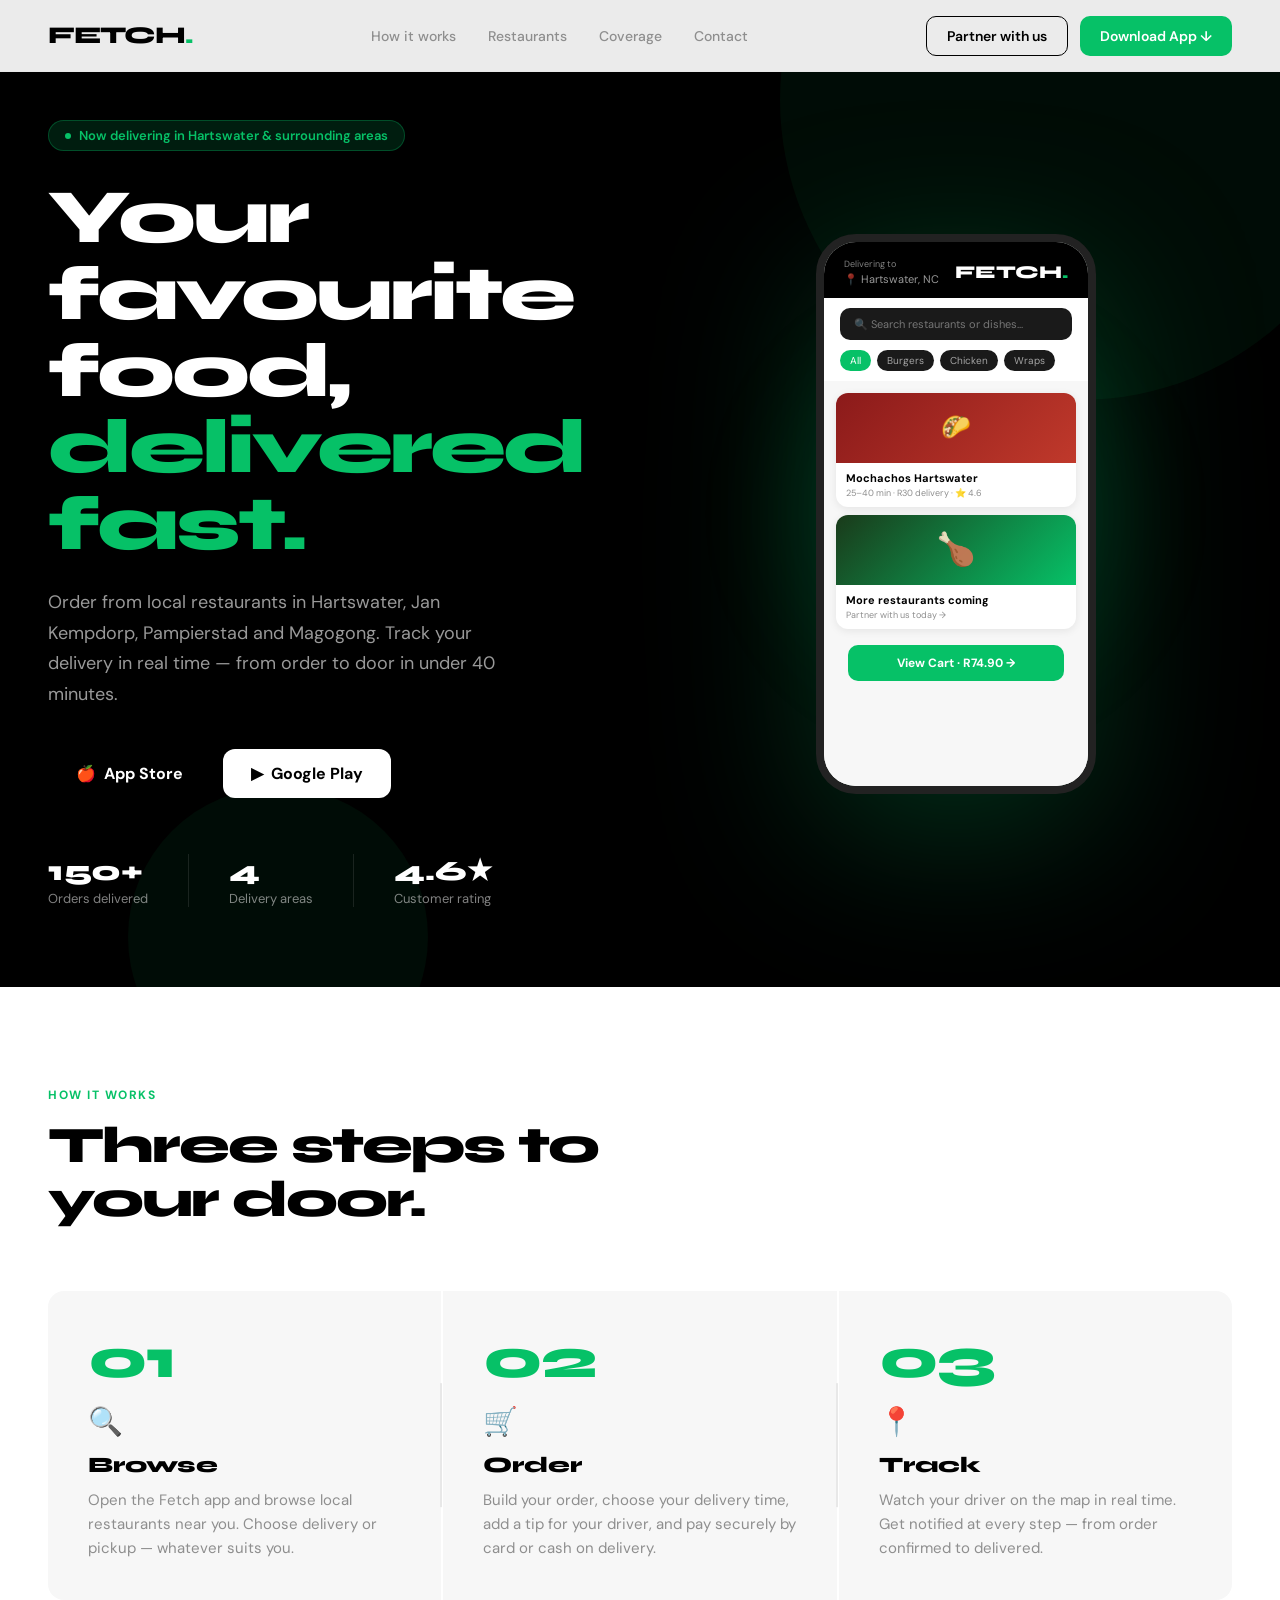
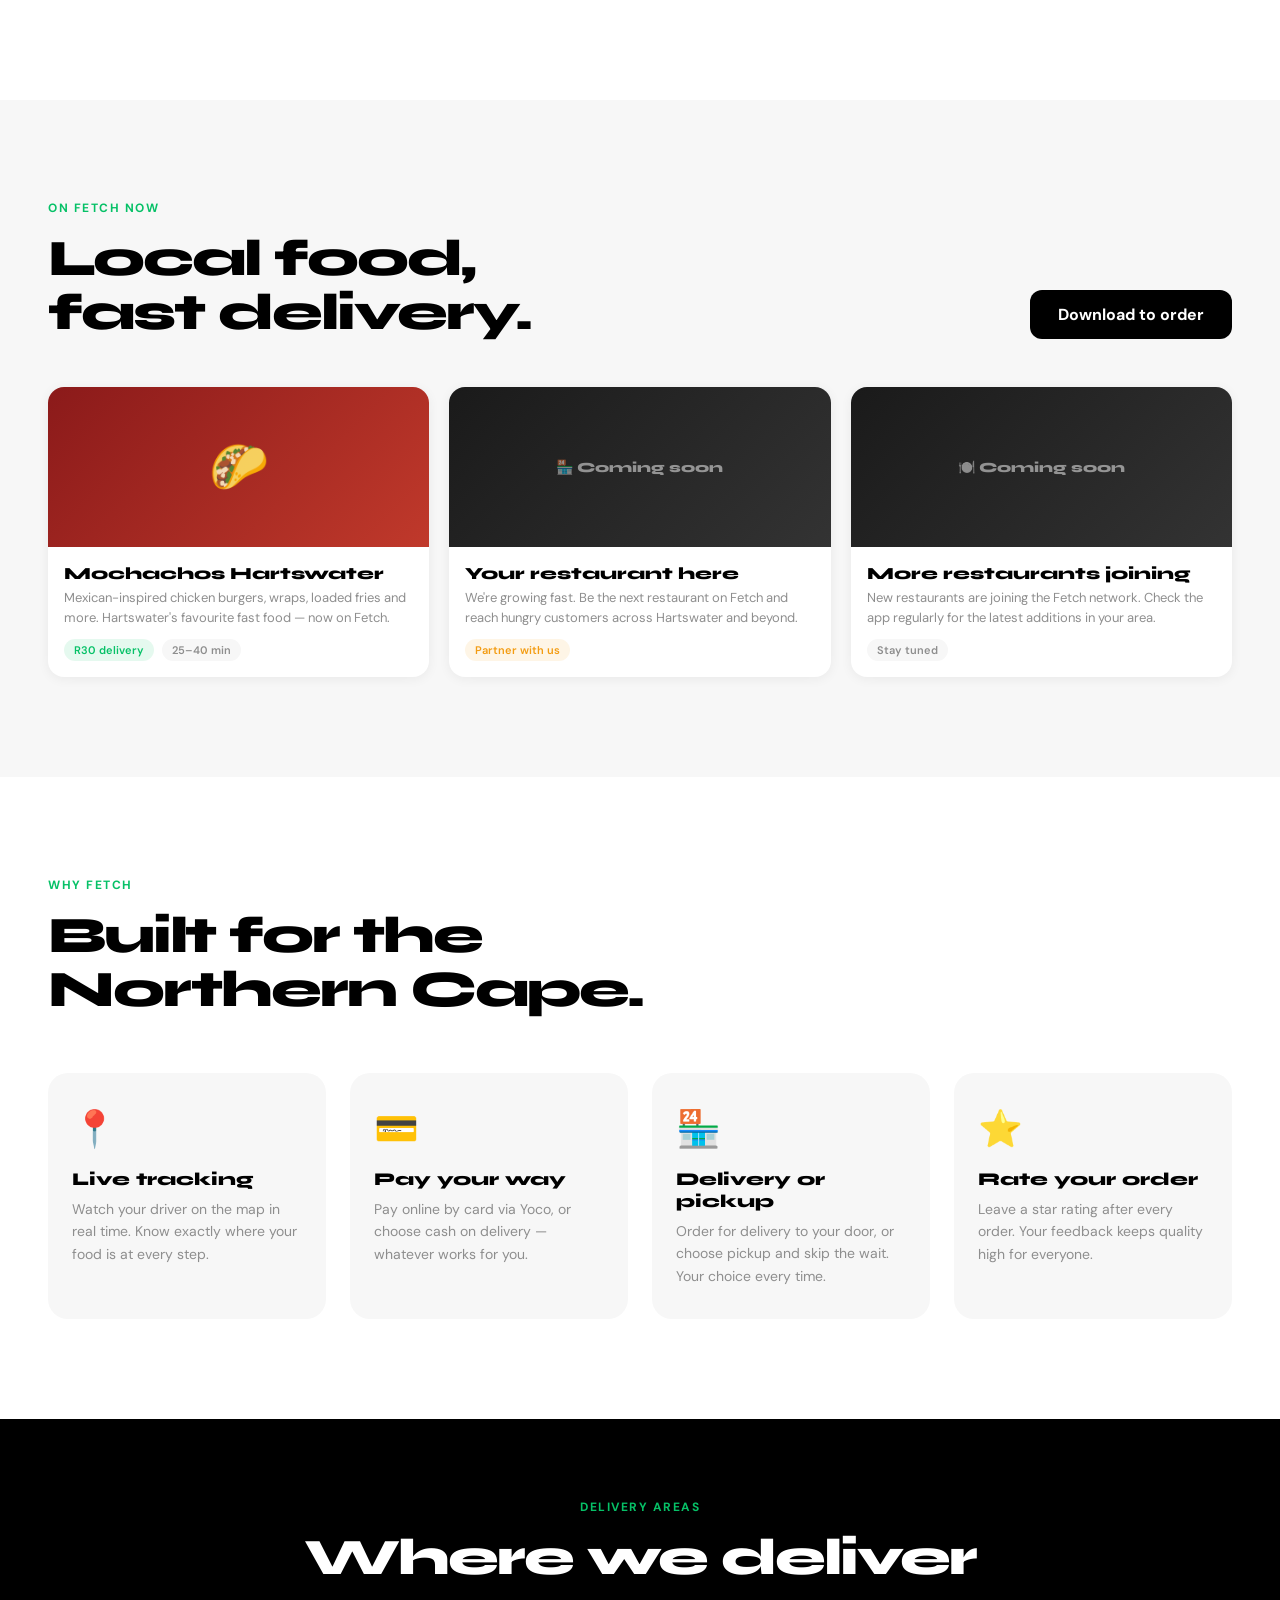
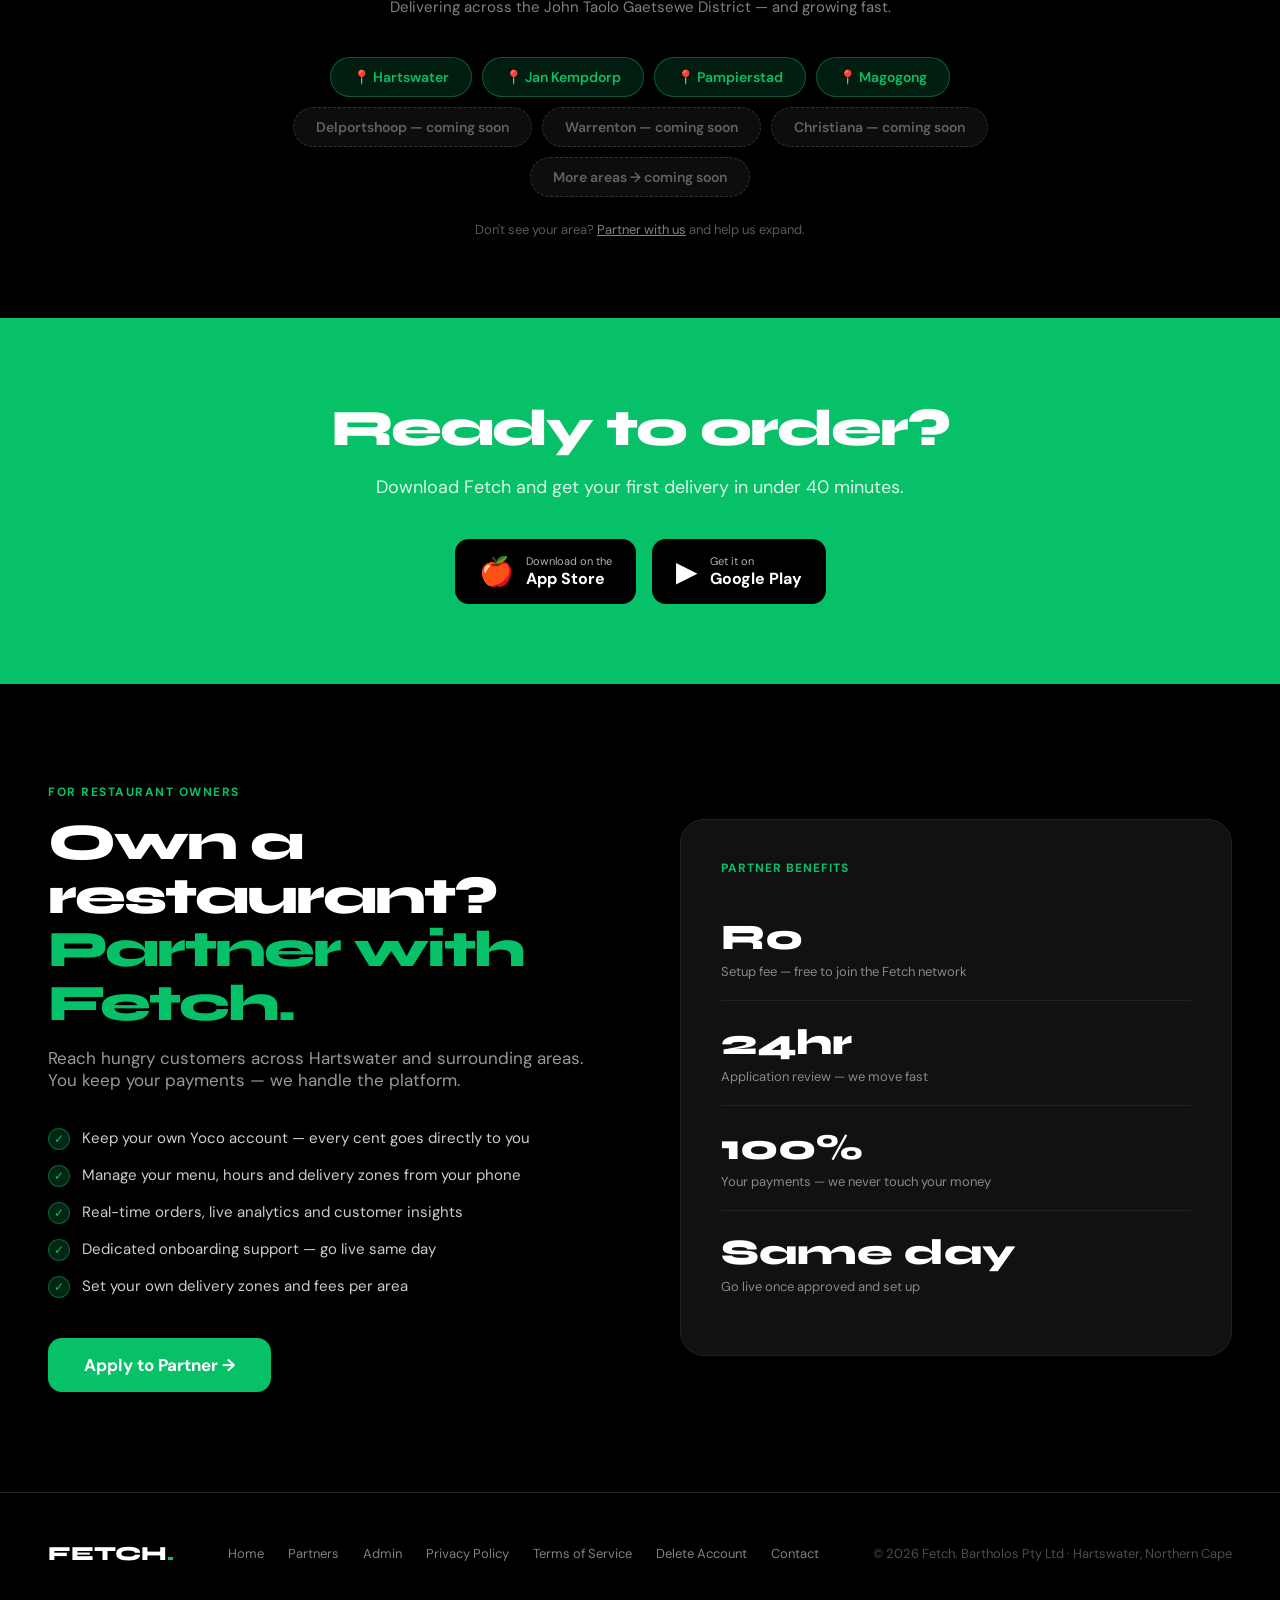
<file: index.html>
<!DOCTYPE html>
<html lang="en">
<head>
<meta charset="UTF-8">
<meta name="viewport" content="width=device-width, initial-scale=1.0">
<title>Fetch — Food delivery in Hartswater & surrounding areas</title>
<meta name="description" content="Order food from local restaurants in Hartswater, Jan Kempdorp, Pampierstad and Magogong. Real-time tracking, delivery or pickup, pay your way.">
<link rel="preconnect" href="https://fonts.googleapis.com">
<link href="https://fonts.googleapis.com/css2?family=Syne:wght@400;700;800;900&family=DM+Sans:wght@300;400;500;600&display=swap" rel="stylesheet">
<style>
  :root {
    --green: #06C167;
    --black: #000000;
    --white: #FFFFFF;
    --surface: #F7F7F7;
    --border: #E8E8E8;
    --muted: #8E8E8E;
    --text: #000000;
  }
  *, *::before, *::after { box-sizing: border-box; margin: 0; padding: 0; }
  html { scroll-behavior: smooth; }
  body { font-family: 'DM Sans', sans-serif; background: var(--white); color: var(--text); overflow-x: hidden; }

  /* NAV */
  nav {
    position: fixed; top: 0; left: 0; right: 0; z-index: 100;
    display: flex; align-items: center; justify-content: space-between;
    padding: 0 48px; height: 72px;
    background: rgba(255,255,255,0.92);
    backdrop-filter: blur(12px);
    border-bottom: 1px solid var(--border);
    transition: all 0.3s ease;
  }
  .nav-logo { font-family: 'Syne', sans-serif; font-weight: 900; font-size: 24px; letter-spacing: -1px; color: var(--black); text-decoration: none; }
  .nav-logo span { color: var(--green); }
  .nav-links { display: flex; align-items: center; gap: 32px; }
  .nav-links a { font-size: 14px; font-weight: 500; color: var(--muted); text-decoration: none; transition: color 0.2s; }
  .nav-links a:hover { color: var(--black); }
  .nav-cta { display: flex; gap: 12px; }
  .btn-outline { padding: 10px 20px; border-radius: 10px; border: 1.5px solid var(--black); background: transparent; font-family: 'DM Sans', sans-serif; font-size: 14px; font-weight: 600; color: var(--black); cursor: pointer; transition: all 0.2s; text-decoration: none; display: inline-flex; align-items: center; }
  .btn-outline:hover { background: var(--black); color: var(--white); }
  .btn-green { padding: 10px 20px; border-radius: 10px; background: var(--green); border: none; font-family: 'DM Sans', sans-serif; font-size: 14px; font-weight: 600; color: var(--white); cursor: pointer; transition: all 0.2s; text-decoration: none; display: inline-flex; align-items: center; gap: 6px; }
  .btn-green:hover { filter: brightness(0.9); }
  .btn-black { padding: 14px 28px; border-radius: 12px; background: var(--black); border: none; font-family: 'DM Sans', sans-serif; font-size: 16px; font-weight: 700; color: var(--white); cursor: pointer; transition: all 0.2s; text-decoration: none; display: inline-flex; align-items: center; gap: 8px; }
  .btn-black:hover { background: #222; }
  .btn-white { padding: 14px 28px; border-radius: 12px; background: var(--white); border: none; font-family: 'DM Sans', sans-serif; font-size: 16px; font-weight: 700; color: var(--black); cursor: pointer; transition: all 0.2s; text-decoration: none; display: inline-flex; align-items: center; gap: 8px; }
  .btn-white:hover { background: #f0f0f0; }
  .btn-green-lg { padding: 16px 36px; border-radius: 14px; background: var(--green); border: none; font-family: 'DM Sans', sans-serif; font-size: 17px; font-weight: 700; color: var(--white); cursor: pointer; transition: all 0.2s; text-decoration: none; display: inline-flex; align-items: center; gap: 8px; }
  .btn-green-lg:hover { filter: brightness(0.9); transform: translateY(-1px); }

  /* HERO */
  .hero { min-height: 100vh; background: var(--black); display: flex; align-items: center; padding: 120px 48px 80px; position: relative; overflow: hidden; }
  .hero-bg-circle { position: absolute; border-radius: 50%; background: var(--green); opacity: 0.06; pointer-events: none; }
  .hero-bg-circle-1 { width: 600px; height: 600px; top: -200px; right: -100px; }
  .hero-bg-circle-2 { width: 300px; height: 300px; bottom: -100px; left: 10%; }
  .hero-inner { max-width: 1200px; margin: 0 auto; width: 100%; display: grid; grid-template-columns: 1fr 1fr; gap: 80px; align-items: center; }
  .hero-left { position: relative; z-index: 2; }
  .hero-pill { display: inline-flex; align-items: center; gap: 8px; background: rgba(6,193,103,0.15); border: 1px solid rgba(6,193,103,0.3); border-radius: 999px; padding: 6px 16px; font-size: 13px; font-weight: 600; color: var(--green); margin-bottom: 28px; animation: fadeUp 0.6s ease both; }
  .hero-pill-dot { width: 6px; height: 6px; background: var(--green); border-radius: 50%; animation: pulse 2s infinite; }
  @keyframes pulse { 0%,100%{opacity:1} 50%{opacity:0.4} }
  .hero h1 { font-family: 'Syne', sans-serif; font-size: clamp(48px, 6vw, 80px); font-weight: 900; line-height: 1.0; letter-spacing: -3px; color: var(--white); animation: fadeUp 0.6s ease 0.1s both; }
  .hero h1 .green { color: var(--green); }
  .hero-sub { font-size: 18px; color: rgba(255,255,255,0.6); line-height: 1.7; margin: 24px 0 40px; max-width: 480px; animation: fadeUp 0.6s ease 0.2s both; }
  .hero-buttons { display: flex; gap: 12px; flex-wrap: wrap; animation: fadeUp 0.6s ease 0.3s both; }
  .hero-stats { display: flex; gap: 40px; margin-top: 56px; animation: fadeUp 0.6s ease 0.4s both; }
  .stat-num { font-family: 'Syne', sans-serif; font-size: 28px; font-weight: 900; color: var(--white); }
  .stat-label { font-size: 13px; color: rgba(255,255,255,0.5); margin-top: 2px; }
  .stat-divider { width: 1px; background: rgba(255,255,255,0.1); }

  /* PHONE MOCKUP */
  .hero-right { display: flex; justify-content: center; align-items: center; position: relative; z-index: 2; animation: fadeUp 0.6s ease 0.2s both; }
  .phone-wrap { position: relative; filter: drop-shadow(0 40px 80px rgba(6,193,103,0.25)); }
  .phone { width: 280px; height: 560px; border-radius: 40px; background: #111; border: 8px solid #222; overflow: hidden; position: relative; }
  .phone-screen { background: #fff; height: 100%; display: flex; flex-direction: column; }
  .phone-header { background: var(--black); padding: 16px 20px 12px; display: flex; align-items: center; justify-content: space-between; }
  .phone-header-logo { font-family: 'Syne', sans-serif; font-weight: 900; font-size: 18px; color: var(--white); }
  .phone-header-logo span { color: var(--green); }
  .phone-location { display: flex; align-items: center; gap: 4px; font-size: 11px; color: rgba(255,255,255,0.6); }
  .phone-search { background: #1a1a1a; margin: 10px 16px; border-radius: 10px; padding: 9px 14px; font-size: 11px; color: rgba(255,255,255,0.4); }
  .phone-chips { display: flex; gap: 6px; padding: 0 16px 10px; overflow: hidden; }
  .phone-chip { background: #1a1a1a; border-radius: 999px; padding: 4px 10px; font-size: 10px; color: rgba(255,255,255,0.6); white-space: nowrap; flex-shrink: 0; }
  .phone-chip.active { background: var(--green); color: white; }
  .phone-body { background: #f7f7f7; flex: 1; padding: 12px; display: flex; flex-direction: column; gap: 8px; }
  .phone-card { background: white; border-radius: 12px; overflow: hidden; box-shadow: 0 2px 8px rgba(0,0,0,0.08); }
  .phone-card-img { height: 70px; display: flex; align-items: center; justify-content: center; font-family: 'Syne', sans-serif; font-size: 24px; font-weight: 900; color: rgba(255,255,255,0.9); }
  .phone-card-img-1 { background: linear-gradient(135deg, #8B1A1A 0%, #C0392B 100%); }
  .phone-card-img-2 { background: linear-gradient(135deg, #1a3a1a 0%, #06C167 100%); }
  .phone-card-body { padding: 8px 10px; }
  .phone-card-name { font-size: 11px; font-weight: 700; color: #000; }
  .phone-card-meta { font-size: 9px; color: #8e8e8e; margin-top: 2px; }
  .phone-cta { background: var(--green); margin: 8px 12px 12px; border-radius: 10px; padding: 10px; text-align: center; font-size: 12px; font-weight: 700; color: white; }
  .phone-glow { position: absolute; width: 300px; height: 300px; background: var(--green); border-radius: 50%; opacity: 0.15; filter: blur(60px); top: 50%; left: 50%; transform: translate(-50%, -50%); z-index: -1; }

  @keyframes fadeUp { from { opacity: 0; transform: translateY(24px); } to { opacity: 1; transform: translateY(0); } }

  /* HOW IT WORKS */
  .how { padding: 100px 48px; background: var(--white); }
  .section-inner { max-width: 1200px; margin: 0 auto; }
  .section-label { font-size: 12px; font-weight: 700; letter-spacing: 1.5px; text-transform: uppercase; color: var(--green); margin-bottom: 16px; }
  .section-h2 { font-family: 'Syne', sans-serif; font-size: clamp(32px, 4vw, 52px); font-weight: 900; letter-spacing: -2px; line-height: 1.05; color: var(--black); }
  .how-steps { display: grid; grid-template-columns: repeat(3, 1fr); gap: 2px; margin-top: 64px; position: relative; }
  .how-step { padding: 40px; background: var(--surface); position: relative; transition: background 0.3s; }
  .how-step:first-child { border-radius: 16px 0 0 16px; }
  .how-step:last-child { border-radius: 0 16px 16px 0; }
  .how-step:hover { background: #efefef; }
  .step-num { font-family: 'Syne', sans-serif; font-size: 56px; font-weight: 900; color: var(--green); line-height: 1; margin-bottom: 16px; letter-spacing: -2px; }
  .step-icon { font-size: 28px; margin-bottom: 12px; }
  .step-title { font-family: 'Syne', sans-serif; font-size: 22px; font-weight: 800; color: var(--black); margin-bottom: 10px; }
  .step-desc { font-size: 15px; color: var(--muted); line-height: 1.6; }
  .how-connector { position: absolute; top: 50%; right: -1px; width: 2px; height: 40%; background: var(--border); transform: translateY(-50%); }

  /* RESTAURANTS */
  .restaurants { padding: 100px 48px; background: var(--surface); }
  .restaurants-header { display: flex; justify-content: space-between; align-items: flex-end; margin-bottom: 48px; }
  .store-grid { display: grid; grid-template-columns: repeat(3, 1fr); gap: 20px; }
  .store-card { background: var(--white); border-radius: 16px; overflow: hidden; transition: transform 0.3s, box-shadow 0.3s; box-shadow: 0 2px 12px rgba(0,0,0,0.06); cursor: pointer; }
  .store-card:hover { transform: translateY(-4px); box-shadow: 0 12px 32px rgba(0,0,0,0.12); }
  .store-img { height: 160px; display: flex; align-items: center; justify-content: center; font-family: 'Syne', sans-serif; font-size: 48px; font-weight: 900; color: rgba(255,255,255,0.9); position: relative; overflow: hidden; }
  .store-img-1 { background: linear-gradient(135deg, #8B1A1A 0%, #C0392B 100%); }
  .store-img-2 { background: linear-gradient(135deg, #1a3a1a 0%, #2ecc71 100%); }
  .store-img-3 { background: linear-gradient(135deg, #0a0a2e 0%, #2980b9 100%); }
  .store-img-coming { background: linear-gradient(135deg, #1a1a1a 0%, #333 100%); }
  .store-body { padding: 16px; }
  .store-name { font-family: 'Syne', sans-serif; font-size: 17px; font-weight: 800; color: var(--black); margin-bottom: 4px; }
  .store-desc { font-size: 13px; color: var(--muted); line-height: 1.5; margin-bottom: 12px; }
  .store-meta { display: flex; gap: 8px; }
  .store-pill { padding: 4px 10px; border-radius: 999px; font-size: 11px; font-weight: 600; }
  .pill-green { background: rgba(6,193,103,0.1); color: var(--green); }
  .pill-grey { background: var(--surface); color: var(--muted); }
  .pill-orange { background: rgba(243,156,18,0.1); color: #F39C12; }
  .store-coming { display: flex; align-items: center; justify-content: center; height: 100%; font-size: 14px; color: rgba(255,255,255,0.5); }

  /* FEATURES */
  .features { padding: 100px 48px; background: var(--white); }
  .features-grid { display: grid; grid-template-columns: repeat(4,1fr); gap: 24px; margin-top: 56px; }
  .feature-card { background: var(--surface); border-radius: 20px; padding: 32px 24px; }
  .feature-icon { font-size: 36px; margin-bottom: 16px; }
  .feature-title { font-family: 'Syne', sans-serif; font-size: 18px; font-weight: 800; margin-bottom: 8px; }
  .feature-desc { font-size: 14px; color: var(--muted); line-height: 1.6; }

  /* COVERAGE */
  .coverage { padding: 80px 48px; background: var(--black); text-align: center; }
  .coverage .section-label { color: var(--green); }
  .coverage .section-h2 { color: var(--white); }
  .coverage-sub { font-size: 15px; color: rgba(255,255,255,0.5); margin-top: 12px; }
  .zone-wrap { display: flex; flex-wrap: wrap; justify-content: center; gap: 10px; margin-top: 40px; max-width: 800px; margin-left: auto; margin-right: auto; }
  .zone-pill { padding: 10px 22px; border-radius: 999px; font-size: 14px; font-weight: 600; border: 1px solid rgba(255,255,255,0.15); color: rgba(255,255,255,0.8); transition: all 0.2s; cursor: default; }
  .zone-pill:hover { background: var(--green); color: white; border-color: var(--green); }
  .zone-pill.active { background: rgba(6,193,103,0.15); border-color: rgba(6,193,103,0.4); color: var(--green); }
  .zone-pill.soon { background: rgba(255,255,255,0.05); color: rgba(255,255,255,0.35); border-style: dashed; }
  .zone-coming-note { margin-top: 24px; font-size: 13px; color: rgba(255,255,255,0.35); }

  /* APP DOWNLOAD */
  .download { background: var(--green); padding: 80px 48px; text-align: center; }
  .download h2 { font-family: 'Syne', sans-serif; font-size: clamp(32px, 4vw, 52px); font-weight: 900; letter-spacing: -2px; color: var(--white); margin-bottom: 16px; }
  .download p { font-size: 18px; color: rgba(255,255,255,0.85); margin-bottom: 40px; }
  .download-buttons { display: flex; gap: 16px; justify-content: center; flex-wrap: wrap; }
  .app-btn { display: flex; align-items: center; gap: 12px; background: var(--black); color: var(--white); padding: 14px 24px; border-radius: 14px; text-decoration: none; transition: all 0.2s; }
  .app-btn:hover { background: #222; transform: translateY(-2px); }
  .app-btn-icon { font-size: 28px; }
  .app-btn-text { text-align: left; }
  .app-btn-sub { font-size: 11px; opacity: 0.7; }
  .app-btn-name { font-size: 16px; font-weight: 700; }

  /* PARTNER CTA */
  .partner-cta { background: var(--black); padding: 100px 48px; }
  .partner-cta-inner { max-width: 1200px; margin: 0 auto; display: grid; grid-template-columns: 1fr 1fr; gap: 80px; align-items: center; }
  .partner-cta h2 { font-family: 'Syne', sans-serif; font-size: clamp(36px, 4vw, 56px); font-weight: 900; letter-spacing: -2px; line-height: 1.05; color: var(--white); margin-bottom: 16px; }
  .partner-cta h2 span { color: var(--green); }
  .partner-cta-sub { font-size: 17px; color: rgba(255,255,255,0.6); margin-bottom: 36px; }
  .partner-bullets { display: flex; flex-direction: column; gap: 14px; margin-bottom: 40px; }
  .partner-bullet { display: flex; align-items: flex-start; gap: 12px; }
  .bullet-check { width: 22px; height: 22px; border-radius: 50%; background: rgba(6,193,103,0.2); border: 1px solid rgba(6,193,103,0.4); display: flex; align-items: center; justify-content: center; font-size: 12px; color: var(--green); flex-shrink: 0; margin-top: 1px; }
  .bullet-text { font-size: 15px; color: rgba(255,255,255,0.8); line-height: 1.5; }
  .partner-cta-right { background: #111; border-radius: 24px; padding: 40px; border: 1px solid #222; }
  .partner-card-label { font-size: 12px; font-weight: 700; letter-spacing: 1px; text-transform: uppercase; color: var(--green); margin-bottom: 20px; }
  .partner-card-stat { padding: 20px 0; border-bottom: 1px solid #222; }
  .partner-card-stat:last-child { border-bottom: none; }
  .partner-card-num { font-family: 'Syne', sans-serif; font-size: 36px; font-weight: 900; color: var(--white); }
  .partner-card-desc { font-size: 13px; color: rgba(255,255,255,0.5); margin-top: 4px; }

  /* FOOTER */
  footer { background: var(--black); padding: 48px; border-top: 1px solid #222; }
  .footer-inner { max-width: 1200px; margin: 0 auto; display: flex; justify-content: space-between; align-items: center; flex-wrap: wrap; gap: 24px; }
  .footer-logo { font-family: 'Syne', sans-serif; font-weight: 900; font-size: 20px; color: var(--white); }
  .footer-logo span { color: var(--green); }
  .footer-links { display: flex; gap: 24px; flex-wrap: wrap; }
  .footer-links a { font-size: 13px; color: rgba(255,255,255,0.5); text-decoration: none; transition: color 0.2s; }
  .footer-links a:hover { color: var(--white); }
  .footer-copy { font-size: 13px; color: rgba(255,255,255,0.3); }

  /* RESPONSIVE */
  @media (max-width: 900px) {
    nav { padding: 0 24px; }
    .nav-links { display: none; }
    .hero { padding: 100px 24px 60px; }
    .hero-inner { grid-template-columns: 1fr; gap: 40px; }
    .hero-right { display: none; }
    .how { padding: 60px 24px; }
    .how-steps { grid-template-columns: 1fr; gap: 2px; }
    .how-step:first-child { border-radius: 16px 16px 0 0; }
    .how-step:last-child { border-radius: 0 0 16px 16px; }
    .how-connector { display: none; }
    .restaurants { padding: 60px 24px; }
    .restaurants-header { flex-direction: column; align-items: flex-start; gap: 16px; }
    .store-grid { grid-template-columns: 1fr; }
    .features { padding: 60px 24px; }
    .features-grid { grid-template-columns: 1fr 1fr; }
    .coverage { padding: 60px 24px; }
    .download { padding: 60px 24px; }
    .partner-cta { padding: 60px 24px; }
    .partner-cta-inner { grid-template-columns: 1fr; gap: 40px; }
    footer { padding: 32px 24px; }
    .footer-inner { flex-direction: column; align-items: flex-start; }
    .hero-stats { gap: 24px; }
  }
  @media (max-width: 600px) {
    .features-grid { grid-template-columns: 1fr; }
  }
</style>
</head>
<body>

<!-- NAV -->
<nav>
  <a href="/" class="nav-logo">FETCH<span>.</span></a>
  <div class="nav-links">
    <a href="#how">How it works</a>
    <a href="#restaurants">Restaurants</a>
    <a href="#coverage">Coverage</a>
    <a href="/contact.html">Contact</a>
  </div>
  <div class="nav-cta">
    <a href="partners.html" class="btn-outline">Partner with us</a>
    <a href="/download.html" class="btn-green">Download App ↓</a>
  </div>
</nav>

<!-- HERO -->
<section class="hero">
  <div class="hero-bg-circle hero-bg-circle-1"></div>
  <div class="hero-bg-circle hero-bg-circle-2"></div>
  <div class="hero-inner">
    <div class="hero-left">
      <div class="hero-pill">
        <div class="hero-pill-dot"></div>
        Now delivering in Hartswater & surrounding areas
      </div>
      <h1>Your favourite<br>food, <span class="green">delivered<br>fast.</span></h1>
      <p class="hero-sub">Order from local restaurants in Hartswater, Jan Kempdorp, Pampierstad and Magogong. Track your delivery in real time — from order to door in under 40 minutes.</p>
      <div class="hero-buttons">
        <a href="https://apps.apple.com/us/app/fetch-my-delivery/id6800055133" class="btn-black">
          <span>🍎</span> App Store
        </a>
        <a href="https://play.google.com/store/apps/details?id=co.za.fetch.delivery" class="btn-white">
          <span>▶</span> Google Play
        </a>
      </div>
      <div class="hero-stats">
        <div class="stat-item">
          <div class="stat-num">150+</div>
          <div class="stat-label">Orders delivered</div>
        </div>
        <div class="stat-divider"></div>
        <div class="stat-item">
          <div class="stat-num">4</div>
          <div class="stat-label">Delivery areas</div>
        </div>
        <div class="stat-divider"></div>
        <div class="stat-item">
          <div class="stat-num">4.6★</div>
          <div class="stat-label">Customer rating</div>
        </div>
      </div>
    </div>
    <div class="hero-right">
      <div class="phone-wrap">
        <div class="phone-glow"></div>
        <div class="phone">
          <div class="phone-screen">
            <div class="phone-header">
              <div>
                <div style="font-size:9px;color:rgba(255,255,255,0.5);margin-bottom:2px">Delivering to</div>
                <div class="phone-location">📍 Hartswater, NC</div>
              </div>
              <div class="phone-header-logo">FETCH<span>.</span></div>
            </div>
            <div class="phone-search">🔍 Search restaurants or dishes...</div>
            <div class="phone-chips">
              <div class="phone-chip active">All</div>
              <div class="phone-chip">Burgers</div>
              <div class="phone-chip">Chicken</div>
              <div class="phone-chip">Wraps</div>
            </div>
            <div class="phone-body">
              <div class="phone-card">
                <div class="phone-card-img phone-card-img-1">🌮</div>
                <div class="phone-card-body">
                  <div class="phone-card-name">Mochachos Hartswater</div>
                  <div class="phone-card-meta">25–40 min · R30 delivery · ⭐ 4.6</div>
                </div>
              </div>
              <div class="phone-card">
                <div class="phone-card-img phone-card-img-2" style="font-size:32px">🍗</div>
                <div class="phone-card-body">
                  <div class="phone-card-name">More restaurants coming</div>
                  <div class="phone-card-meta">Partner with us today →</div>
                </div>
              </div>
              <div class="phone-cta">View Cart · R74.90 →</div>
            </div>
          </div>
        </div>
      </div>
    </div>
  </div>
</section>

<!-- HOW IT WORKS -->
<section class="how" id="how">
  <div class="section-inner">
    <div class="section-label">How it works</div>
    <h2 class="section-h2">Three steps to<br>your door.</h2>
    <div class="how-steps">
      <div class="how-step">
        <div class="step-num">01</div>
        <div class="step-icon">🔍</div>
        <div class="step-title">Browse</div>
        <div class="step-desc">Open the Fetch app and browse local restaurants near you. Choose delivery or pickup — whatever suits you.</div>
        <div class="how-connector"></div>
      </div>
      <div class="how-step">
        <div class="step-num">02</div>
        <div class="step-icon">🛒</div>
        <div class="step-title">Order</div>
        <div class="step-desc">Build your order, choose your delivery time, add a tip for your driver, and pay securely by card or cash on delivery.</div>
        <div class="how-connector"></div>
      </div>
      <div class="how-step">
        <div class="step-num">03</div>
        <div class="step-icon">📍</div>
        <div class="step-title">Track</div>
        <div class="step-desc">Watch your driver on the map in real time. Get notified at every step — from order confirmed to delivered.</div>
      </div>
    </div>
  </div>
</section>

<!-- RESTAURANTS -->
<section class="restaurants" id="restaurants">
  <div class="section-inner">
    <div class="restaurants-header">
      <div>
        <div class="section-label">On Fetch now</div>
        <h2 class="section-h2">Local food,<br>fast delivery.</h2>
      </div>
      <a href="/download.html" class="btn-black">Download to order</a>
    </div>
    <div class="store-grid">
      <div class="store-card">
        <div class="store-img store-img-1">🌮</div>
        <div class="store-body">
          <div class="store-name">Mochachos Hartswater</div>
          <div class="store-desc">Mexican-inspired chicken burgers, wraps, loaded fries and more. Hartswater's favourite fast food — now on Fetch.</div>
          <div class="store-meta">
            <span class="store-pill pill-green">R30 delivery</span>
            <span class="store-pill pill-grey">25–40 min</span>
          </div>
        </div>
      </div>
      <div class="store-card">
        <div class="store-img store-img-coming">
          <div class="store-coming">🏪 Coming soon</div>
        </div>
        <div class="store-body">
          <div class="store-name">Your restaurant here</div>
          <div class="store-desc">We're growing fast. Be the next restaurant on Fetch and reach hungry customers across Hartswater and beyond.</div>
          <div class="store-meta">
            <span class="store-pill pill-orange">Partner with us</span>
          </div>
        </div>
      </div>
      <div class="store-card">
        <div class="store-img store-img-coming">
          <div class="store-coming">🍽️ Coming soon</div>
        </div>
        <div class="store-body">
          <div class="store-name">More restaurants joining</div>
          <div class="store-desc">New restaurants are joining the Fetch network. Check the app regularly for the latest additions in your area.</div>
          <div class="store-meta">
            <span class="store-pill pill-grey">Stay tuned</span>
          </div>
        </div>
      </div>
    </div>
  </div>
</section>

<!-- FEATURES -->
<section class="features">
  <div class="section-inner">
    <div class="section-label">Why Fetch</div>
    <h2 class="section-h2">Built for the<br>Northern Cape.</h2>
    <div class="features-grid">
      <div class="feature-card">
        <div class="feature-icon">📍</div>
        <div class="feature-title">Live tracking</div>
        <div class="feature-desc">Watch your driver on the map in real time. Know exactly where your food is at every step.</div>
      </div>
      <div class="feature-card">
        <div class="feature-icon">💳</div>
        <div class="feature-title">Pay your way</div>
        <div class="feature-desc">Pay online by card via Yoco, or choose cash on delivery — whatever works for you.</div>
      </div>
      <div class="feature-card">
        <div class="feature-icon">🏪</div>
        <div class="feature-title">Delivery or pickup</div>
        <div class="feature-desc">Order for delivery to your door, or choose pickup and skip the wait. Your choice every time.</div>
      </div>
      <div class="feature-card">
        <div class="feature-icon">⭐</div>
        <div class="feature-title">Rate your order</div>
        <div class="feature-desc">Leave a star rating after every order. Your feedback keeps quality high for everyone.</div>
      </div>
    </div>
  </div>
</section>

<!-- COVERAGE -->
<section class="coverage" id="coverage">
  <div class="section-inner">
    <div class="section-label">Delivery areas</div>
    <h2 class="section-h2">Where we deliver</h2>
    <p class="coverage-sub">Delivering across the John Taolo Gaetsewe District — and growing fast.</p>
    <div class="zone-wrap">
      <div class="zone-pill active">📍 Hartswater</div>
      <div class="zone-pill active">📍 Jan Kempdorp</div>
      <div class="zone-pill active">📍 Pampierstad</div>
      <div class="zone-pill active">📍 Magogong</div>
      <div class="zone-pill soon">Delportshoop — coming soon</div>
      <div class="zone-pill soon">Warrenton — coming soon</div>
      <div class="zone-pill soon">Christiana — coming soon</div>
      <div class="zone-pill soon">More areas → coming soon</div>
    </div>
    <p class="zone-coming-note">Don't see your area? <a href="partners.html" style="color:rgba(255,255,255,0.5);text-decoration:underline">Partner with us</a> and help us expand.</p>
  </div>
</section>

<!-- DOWNLOAD -->
<section class="download" id="download">
  <h2>Ready to order?</h2>
  <p>Download Fetch and get your first delivery in under 40 minutes.</p>
  <div class="download-buttons">
    <a href="https://apps.apple.com/us/app/fetch-my-delivery/id6800055133" class="app-btn">
      <div class="app-btn-icon">🍎</div>
      <div class="app-btn-text">
        <div class="app-btn-sub">Download on the</div>
        <div class="app-btn-name">App Store</div>
      </div>
    </a>
    <a href="https://play.google.com/store/apps/details?id=co.za.fetch.delivery" class="app-btn">
      <div class="app-btn-icon">▶</div>
      <div class="app-btn-text">
        <div class="app-btn-sub">Get it on</div>
        <div class="app-btn-name">Google Play</div>
      </div>
    </a>
  </div>
</section>

<!-- PARTNER CTA -->
<section class="partner-cta">
  <div class="partner-cta-inner">
    <div>
      <div class="section-label" style="color:var(--green)">For restaurant owners</div>
      <h2>Own a restaurant? <span>Partner with Fetch.</span></h2>
      <p class="partner-cta-sub">Reach hungry customers across Hartswater and surrounding areas. You keep your payments — we handle the platform.</p>
      <div class="partner-bullets">
        <div class="partner-bullet">
          <div class="bullet-check">✓</div>
          <div class="bullet-text">Keep your own Yoco account — every cent goes directly to you</div>
        </div>
        <div class="partner-bullet">
          <div class="bullet-check">✓</div>
          <div class="bullet-text">Manage your menu, hours and delivery zones from your phone</div>
        </div>
        <div class="partner-bullet">
          <div class="bullet-check">✓</div>
          <div class="bullet-text">Real-time orders, live analytics and customer insights</div>
        </div>
        <div class="partner-bullet">
          <div class="bullet-check">✓</div>
          <div class="bullet-text">Dedicated onboarding support — go live same day</div>
        </div>
        <div class="partner-bullet">
          <div class="bullet-check">✓</div>
          <div class="bullet-text">Set your own delivery zones and fees per area</div>
        </div>
      </div>
      <a href="partners.html" class="btn-green-lg">Apply to Partner →</a>
    </div>
    <div class="partner-cta-right">
      <div class="partner-card-label">Partner benefits</div>
      <div class="partner-card-stat">
        <div class="partner-card-num">R0</div>
        <div class="partner-card-desc">Setup fee — free to join the Fetch network</div>
      </div>
      <div class="partner-card-stat">
        <div class="partner-card-num">24hr</div>
        <div class="partner-card-desc">Application review — we move fast</div>
      </div>
      <div class="partner-card-stat">
        <div class="partner-card-num">100%</div>
        <div class="partner-card-desc">Your payments — we never touch your money</div>
      </div>
      <div class="partner-card-stat">
        <div class="partner-card-num">Same day</div>
        <div class="partner-card-desc">Go live once approved and set up</div>
      </div>
    </div>
  </div>
</section>

<!-- FOOTER -->
<footer>
  <div class="footer-inner">
    <div class="footer-logo">FETCH<span>.</span></div>
    <div class="footer-links">
      <a href="/">Home</a>
      <a href="partners.html">Partners</a>
      <a href="admin.html">Admin</a>
      <a href="/privacy.html">Privacy Policy</a>
      <a href="/terms.html">Terms of Service</a>
      <a href="/delete-account.html">Delete Account</a>
      <a href="/contact.html">Contact</a>
    </div>
    <div class="footer-copy">© 2026 Fetch. Bartholos Pty Ltd · Hartswater, Northern Cape</div>
  </div>
</footer>

</body>
</html>
</file>
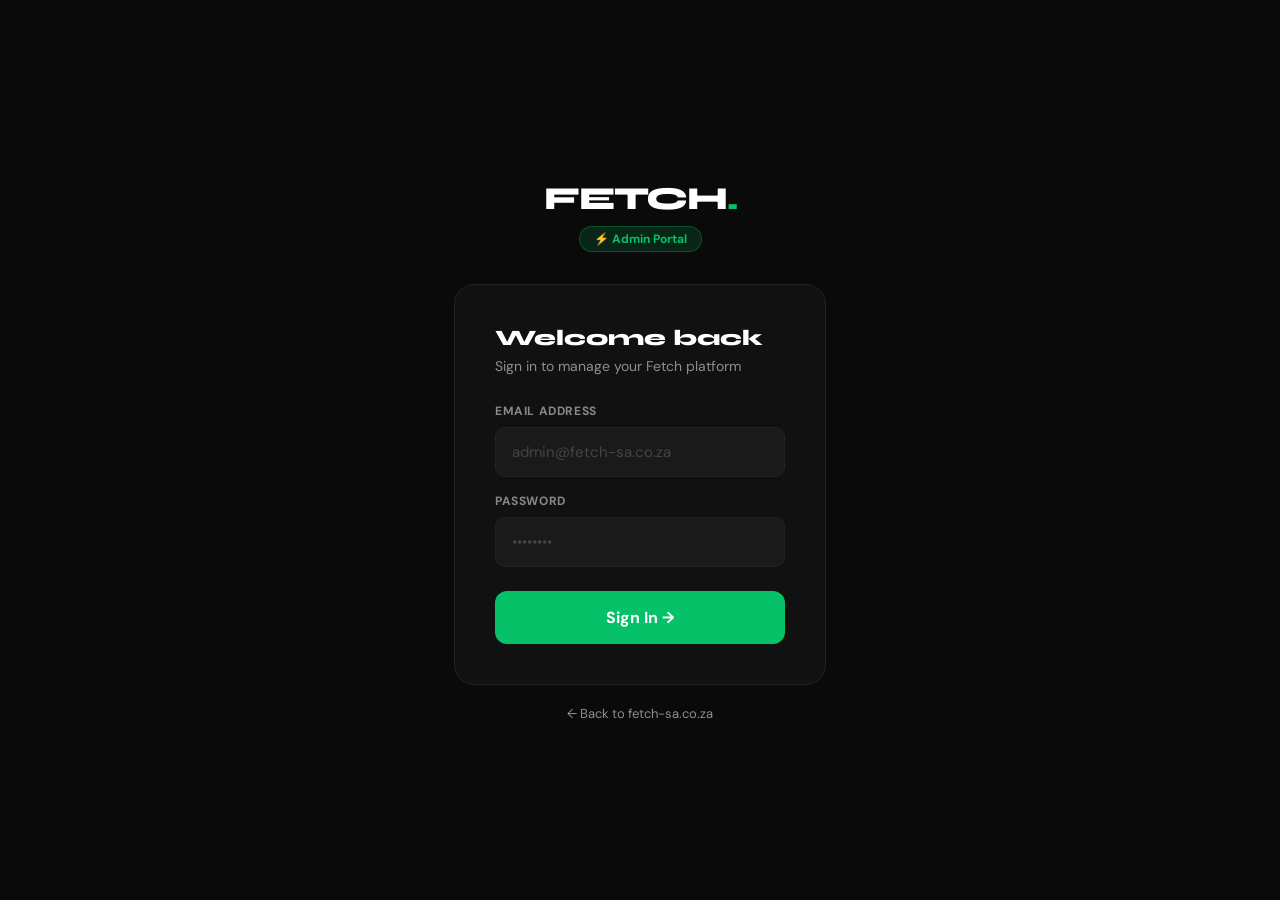
<file: admin-login.html>
<!DOCTYPE html>
<html lang="en">
<head>
<meta charset="UTF-8">
<meta name="viewport" content="width=device-width, initial-scale=1.0">
<title>Fetch Admin — Login</title>
<link rel="preconnect" href="https://fonts.googleapis.com">
<link href="https://fonts.googleapis.com/css2?family=Syne:wght@400;700;800;900&family=DM+Sans:wght@300;400;500;600&display=swap" rel="stylesheet">
<style>
  :root { --green: #06C167; --black: #000; --white: #fff; --muted: #8E8E8E; --danger: #E74C3C; }
  *, *::before, *::after { box-sizing: border-box; margin: 0; padding: 0; }
  body { font-family: 'DM Sans', sans-serif; background: #0a0a0a; min-height: 100vh; display: flex; align-items: center; justify-content: center; }
  .login-wrap { width: 100%; max-width: 420px; padding: 24px; }
  .logo { font-family: 'Syne', sans-serif; font-weight: 900; font-size: 32px; letter-spacing: -1px; color: var(--white); text-align: center; margin-bottom: 8px; }
  .logo span { color: var(--green); }
  .admin-badge { display: flex; justify-content: center; align-items: center; gap: 6px; background: rgba(6,193,103,0.15); border: 1px solid rgba(6,193,103,0.3); border-radius: 999px; padding: 4px 14px; font-size: 12px; font-weight: 700; color: var(--green); width: fit-content; margin: 0 auto 32px; }
  .card { background: #111; border: 1px solid #222; border-radius: 20px; padding: 40px; }
  .card h2 { font-family: 'Syne', sans-serif; font-size: 22px; font-weight: 800; color: var(--white); margin-bottom: 6px; }
  .card p { font-size: 14px; color: var(--muted); margin-bottom: 28px; }
  .form-group { margin-bottom: 16px; }
  .form-group label { display: block; font-size: 12px; font-weight: 700; color: rgba(255,255,255,0.5); text-transform: uppercase; letter-spacing: 0.6px; margin-bottom: 8px; }
  .form-group input { width: 100%; padding: 14px 16px; border-radius: 10px; background: #1a1a1a; border: 1.5px solid #222; font-family: 'DM Sans', sans-serif; font-size: 15px; color: var(--white); outline: none; transition: border-color 0.2s; }
  .form-group input:focus { border-color: var(--green); }
  .form-group input::placeholder { color: #444; }
  .error-msg { background: rgba(231,76,60,0.1); border: 1px solid rgba(231,76,60,0.3); border-radius: 10px; padding: 12px 16px; font-size: 13px; color: var(--danger); margin-bottom: 16px; display: none; }
  .btn-login { width: 100%; padding: 16px; border-radius: 12px; background: var(--green); border: none; font-family: 'DM Sans', sans-serif; font-size: 16px; font-weight: 700; color: var(--white); cursor: pointer; transition: all 0.2s; margin-top: 8px; }
  .btn-login:hover { filter: brightness(0.9); }
  .btn-login:disabled { opacity: 0.6; cursor: not-allowed; }
  .back-link { display: block; text-align: center; margin-top: 20px; font-size: 13px; color: var(--muted); text-decoration: none; }
  .back-link:hover { color: var(--white); }
</style>
</head>
<body>
<div class="login-wrap">
  <div class="logo">FETCH<span>.</span></div>
  <div class="admin-badge">⚡ Admin Portal</div>
  <div class="card">
    <h2>Welcome back</h2>
    <p>Sign in to manage your Fetch platform</p>
    <div class="form-group">
      <label>Email Address</label>
      <input type="email" id="email" placeholder="admin@fetch-sa.co.za" autocomplete="email">
    </div>
    <div class="form-group">
      <label>Password</label>
      <input type="password" id="password" placeholder="••••••••" autocomplete="current-password" onkeydown="if(event.key==='Enter') login()">
    </div>
    <div class="error-msg" id="error-msg"></div>
    <button class="btn-login" id="login-btn" onclick="login()">Sign In →</button>
  </div>
  <a href="/" class="back-link">← Back to fetch-sa.co.za</a>
</div>
<script>
  const SUPABASE_URL = 'https://errbnpeswpjmdsvehduz.supabase.co';
  const SUPABASE_KEY = 'eyJhbGciOiJIUzI1NiIsInR5cCI6IkpXVCJ9.eyJpc3MiOiJzdXBhYmFzZSIsInJlZiI6ImVycmJucGVzd3BqbWRzdmVoZHV6Iiwicm9sZSI6ImFub24iLCJpYXQiOjE3NzEyNDgzMDMsImV4cCI6MjA4NjgyNDMwM30.ZYeZUV6PFs_yATPMUisH9vzXwWaMpBUwEn6Dsy6F0z8';
  if (localStorage.getItem('fetch_admin_token')) window.location.href = '/admin/dashboard';
  function showError(msg) { const el = document.getElementById('error-msg'); el.textContent = msg; el.style.display = 'block'; }
  async function login() {
    const email = document.getElementById('email').value.trim();
    const password = document.getElementById('password').value;
    const btn = document.getElementById('login-btn');
    document.getElementById('error-msg').style.display = 'none';
    if (!email || !password) { showError('Please enter your email and password.'); return; }
    btn.textContent = 'Signing in...'; btn.disabled = true;
    try {
      const res = await fetch(`${SUPABASE_URL}/auth/v1/token?grant_type=password`, {
        method: 'POST', headers: { 'Content-Type': 'application/json', 'apikey': SUPABASE_KEY },
        body: JSON.stringify({ email, password })
      });
      const data = await res.json();
      if (!res.ok) { showError(data.error_description || 'Invalid email or password.'); btn.textContent = 'Sign In →'; btn.disabled = false; return; }
      // Save both access token AND refresh token
      localStorage.setItem('fetch_admin_token', data.access_token);
      localStorage.setItem('fetch_admin_refresh_token', data.refresh_token);
      localStorage.setItem('fetch_admin_user', JSON.stringify(data.user));
      window.location.href = '/admin/dashboard';
    } catch(e) { showError('Network error. Please try again.'); btn.textContent = 'Sign In →'; btn.disabled = false; }
  }
</script>
</body>
</html>
</file>
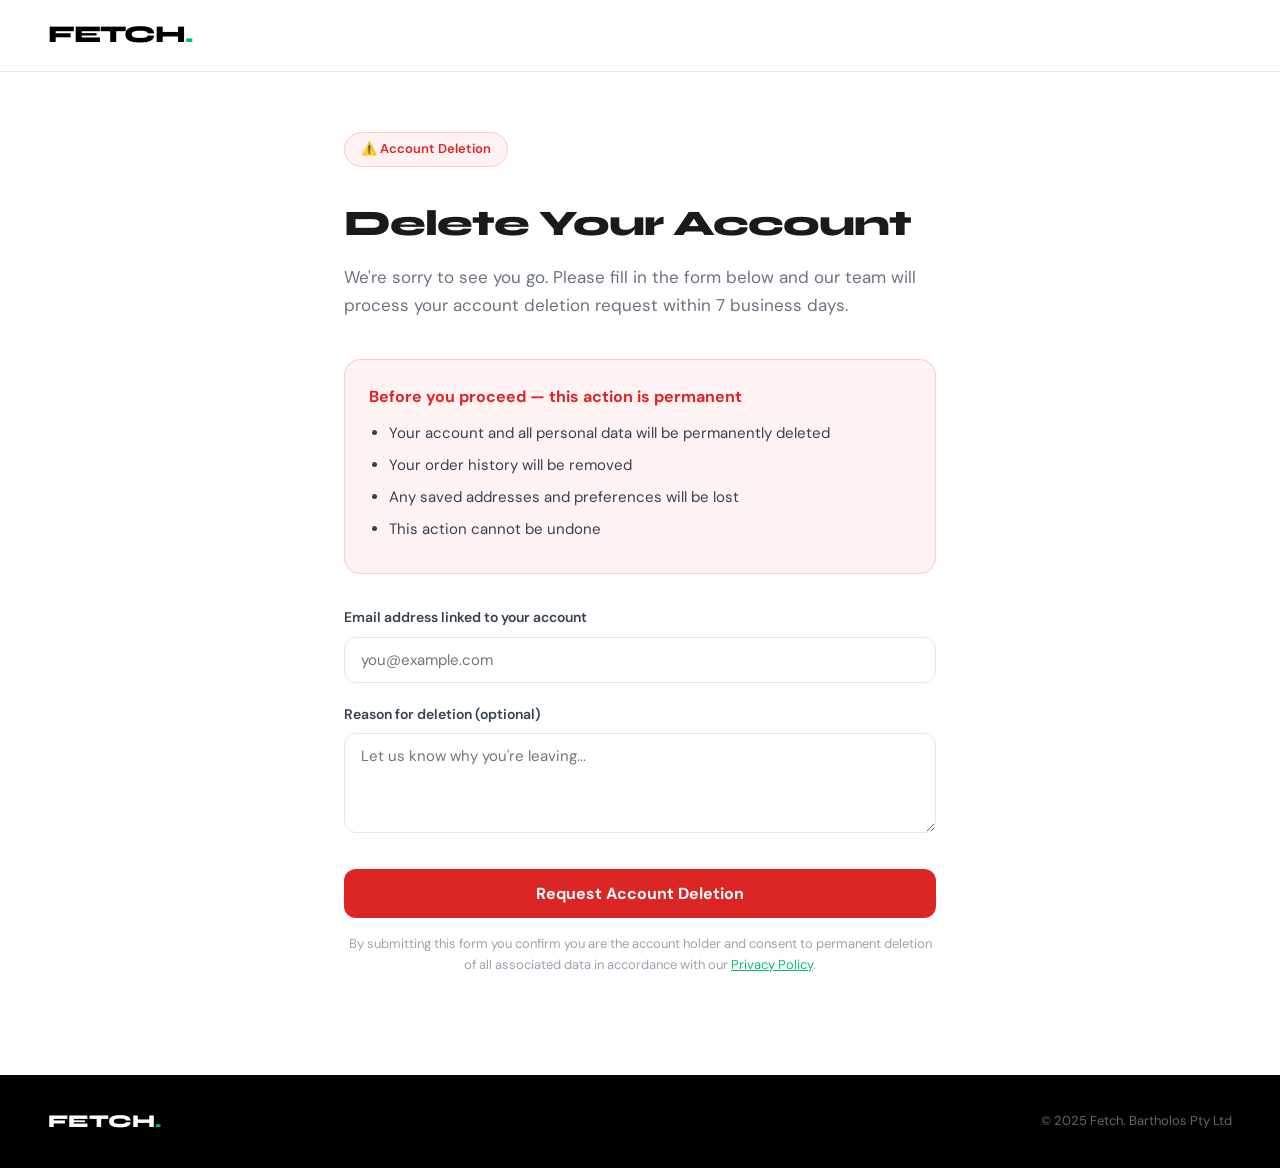
<file: delete-account.html>
<!DOCTYPE html>
<html lang="en">
<head>
<meta charset="UTF-8">
<meta name="viewport" content="width=device-width, initial-scale=1.0">
<title>Delete Account | Fetch</title>
<link rel="preconnect" href="https://fonts.googleapis.com">
<link href="https://fonts.googleapis.com/css2?family=Syne:wght@400;700;800;900&family=DM+Sans:wght@300;400;500;600&display=swap" rel="stylesheet">
<style>
  * { box-sizing: border-box; margin: 0; padding: 0; }
  body {
    font-family: 'DM Sans', sans-serif;
    background: #ffffff;
    color: #1a1a1a;
    line-height: 1.6;
  }
  nav {
    display: flex; align-items: center; justify-content: space-between;
    padding: 0 48px; height: 72px;
    background: rgba(255,255,255,0.92);
    border-bottom: 1px solid #E8E8E8;
  }
  .nav-logo {
    font-family: 'Syne', sans-serif;
    font-weight: 900; font-size: 24px; letter-spacing: -1px;
    color: #000; text-decoration: none;
  }
  .nav-logo span { color: #06C167; }
  .container {
    max-width: 640px;
    margin: 0 auto;
    padding: 60px 24px 100px;
  }
  .badge {
    display: inline-flex; align-items: center; gap: 8px;
    background: #FEF2F2; border: 1px solid #FECACA;
    border-radius: 999px; padding: 6px 16px;
    font-size: 13px; font-weight: 600; color: #DC2626;
    margin-bottom: 28px;
  }
  h1 {
    font-family: 'Syne', sans-serif;
    font-size: 36px; font-weight: 900;
    letter-spacing: -1px; margin-bottom: 12px;
  }
  .subtitle {
    font-size: 17px; color: #6b7280;
    margin-bottom: 40px; line-height: 1.6;
  }
  .warning-box {
    background: #FEF2F2; border: 1px solid #FECACA;
    border-radius: 16px; padding: 24px;
    margin-bottom: 32px;
  }
  .warning-box h3 {
    font-size: 16px; font-weight: 700; color: #DC2626;
    margin-bottom: 12px;
  }
  .warning-box ul {
    padding-left: 20px;
  }
  .warning-box li {
    font-size: 15px; color: #374151;
    margin-bottom: 8px;
  }
  .form-group {
    margin-bottom: 20px;
  }
  label {
    display: block;
    font-size: 14px; font-weight: 600; color: #374151;
    margin-bottom: 8px;
  }
  input, textarea {
    width: 100%;
    padding: 12px 16px;
    border: 1.5px solid #E5E7EB;
    border-radius: 12px;
    font-family: 'DM Sans', sans-serif;
    font-size: 15px; color: #1a1a1a;
    outline: none;
    transition: border-color 0.2s;
  }
  input:focus, textarea:focus {
    border-color: #06C167;
  }
  textarea { resize: vertical; min-height: 100px; }
  .btn-delete {
    width: 100%;
    padding: 14px;
    background: #DC2626;
    color: white;
    border: none;
    border-radius: 12px;
    font-family: 'DM Sans', sans-serif;
    font-size: 16px; font-weight: 700;
    cursor: pointer;
    transition: background 0.2s;
    margin-top: 8px;
  }
  .btn-delete:hover { background: #B91C1C; }
  .note {
    font-size: 13px; color: #9CA3AF;
    text-align: center; margin-top: 16px;
    line-height: 1.6;
  }
  .success {
    display: none;
    background: #F0FDF4; border: 1px solid #BBF7D0;
    border-radius: 16px; padding: 32px;
    text-align: center;
  }
  .success h2 {
    font-family: 'Syne', sans-serif;
    font-size: 24px; font-weight: 900;
    color: #15803D; margin-bottom: 8px;
  }
  .success p { font-size: 15px; color: #374151; }
  footer {
    background: #000; padding: 32px 48px;
    display: flex; justify-content: space-between; align-items: center;
    flex-wrap: wrap; gap: 16px;
  }
  .footer-logo {
    font-family: 'Syne', sans-serif;
    font-weight: 900; font-size: 18px; color: #fff;
  }
  .footer-logo span { color: #06C167; }
  .footer-copy { font-size: 13px; color: rgba(255,255,255,0.4); }
  @media (max-width: 600px) {
    nav { padding: 0 20px; }
    footer { padding: 24px 20px; flex-direction: column; align-items: flex-start; }
  }
</style>
</head>
<body>

<nav>
  <a href="/" class="nav-logo">FETCH<span>.</span></a>
</nav>

<div class="container">
  <div class="badge">⚠️ Account Deletion</div>
  <h1>Delete Your Account</h1>
  <p class="subtitle">We're sorry to see you go. Please fill in the form below and our team will process your account deletion request within 7 business days.</p>

  <div class="warning-box">
    <h3>Before you proceed — this action is permanent</h3>
    <ul>
      <li>Your account and all personal data will be permanently deleted</li>
      <li>Your order history will be removed</li>
      <li>Any saved addresses and preferences will be lost</li>
      <li>This action cannot be undone</li>
    </ul>
  </div>

  <form id="deleteForm">
    <div class="form-group">
      <label for="email">Email address linked to your account</label>
      <input type="email" id="email" placeholder="you@example.com" required>
    </div>
    <div class="form-group">
      <label for="reason">Reason for deletion (optional)</label>
      <textarea id="reason" placeholder="Let us know why you're leaving..."></textarea>
    </div>
    <button type="submit" class="btn-delete">Request Account Deletion</button>
    <p class="note">By submitting this form you confirm you are the account holder and consent to permanent deletion of all associated data in accordance with our <a href="/privacy.html" style="color:#06C167">Privacy Policy</a>.</p>
  </form>

  <div class="success" id="successMsg">
    <h2>✓ Request Received</h2>
    <p>We've received your deletion request for <strong id="submittedEmail"></strong>. Our team will process it within 7 business days and send you a confirmation email.</p>
  </div>
</div>

<footer>
  <div class="footer-logo">FETCH<span>.</span></div>
  <div class="footer-copy">© 2025 Fetch. Bartholos Pty Ltd</div>
</footer>

<script>
  document.getElementById('deleteForm').addEventListener('submit', function(e) {
    e.preventDefault();
    const email = document.getElementById('email').value;
    document.getElementById('submittedEmail').textContent = email;

    // Send email via mailto as fallback
    const reason = document.getElementById('reason').value;
    const subject = encodeURIComponent('Account Deletion Request');
    const body = encodeURIComponent('Email: ' + email + '\n\nReason: ' + (reason || 'Not provided'));
    window.location.href = 'mailto:support@fetch-sa.co.za?subject=' + subject + '&body=' + body;

    // Show success message
    document.getElementById('deleteForm').style.display = 'none';
    document.getElementById('successMsg').style.display = 'block';
  });
</script>

</body>
</html>
</file>
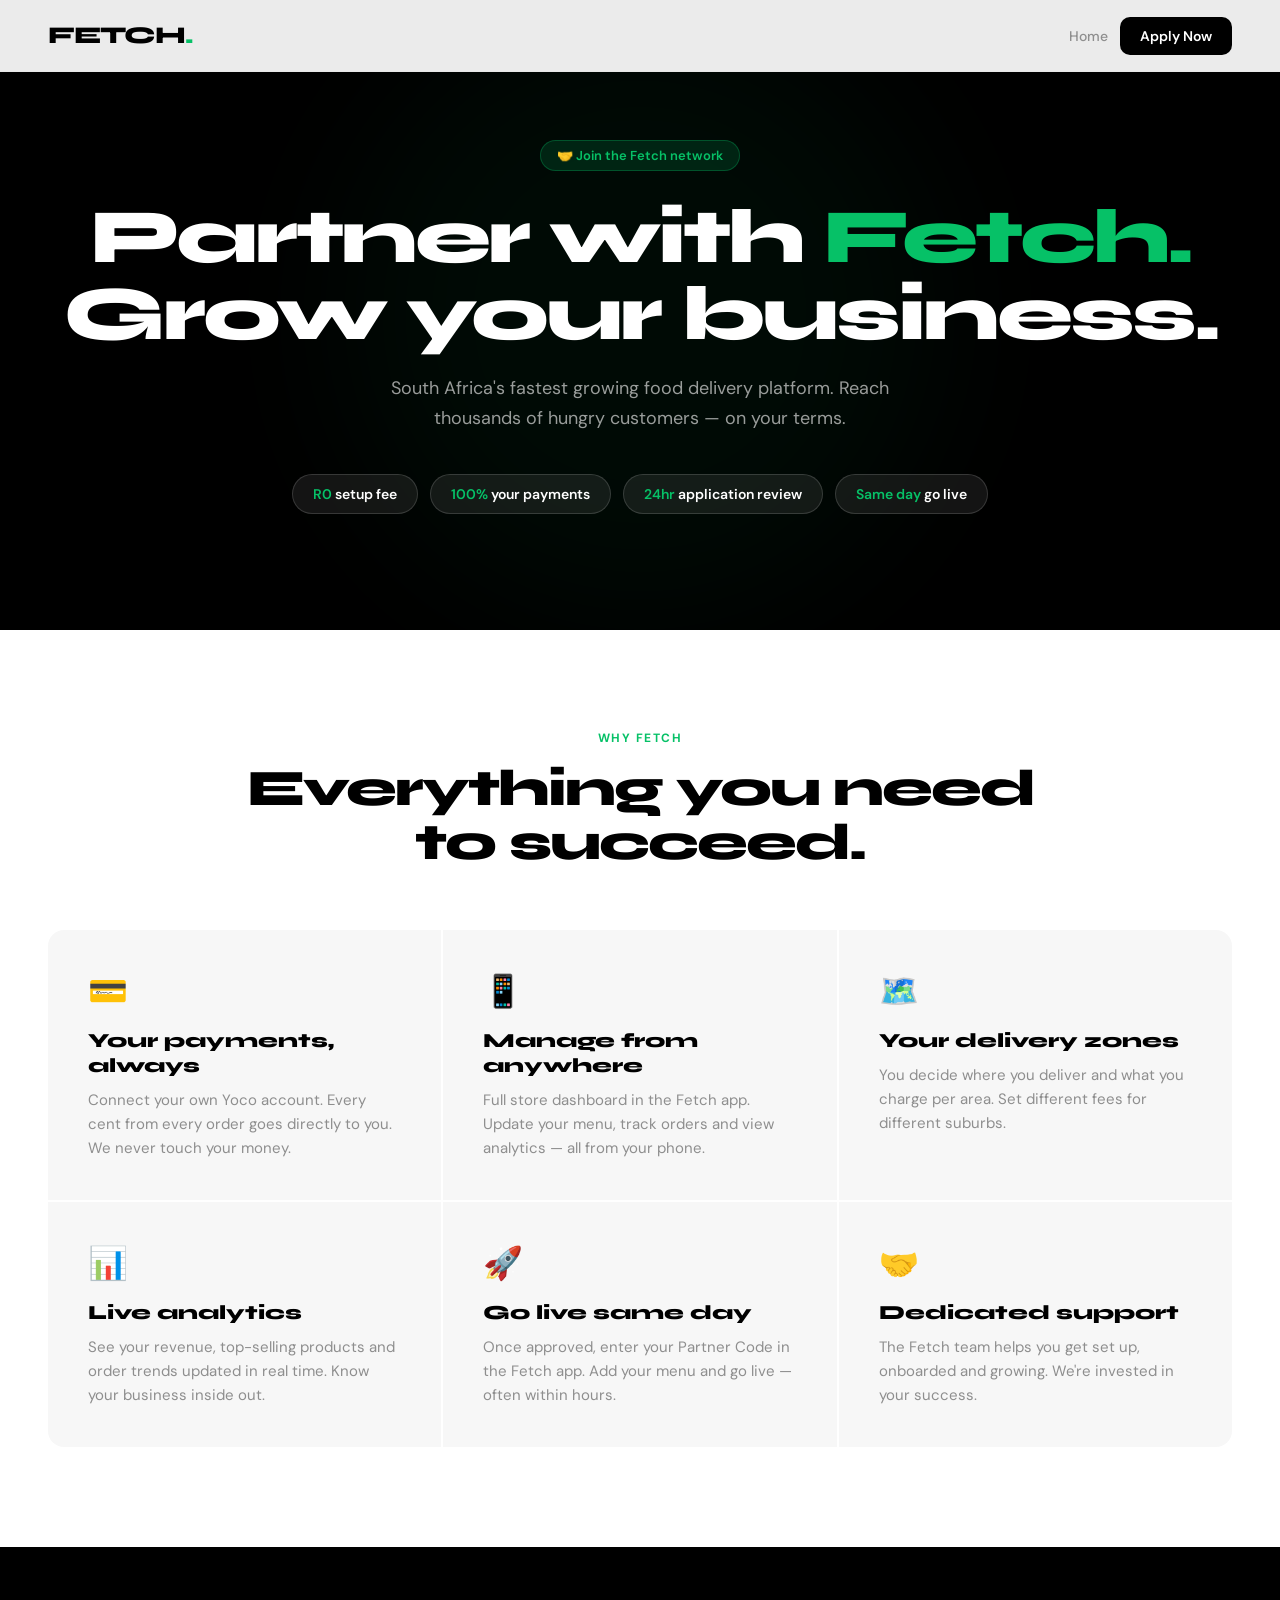
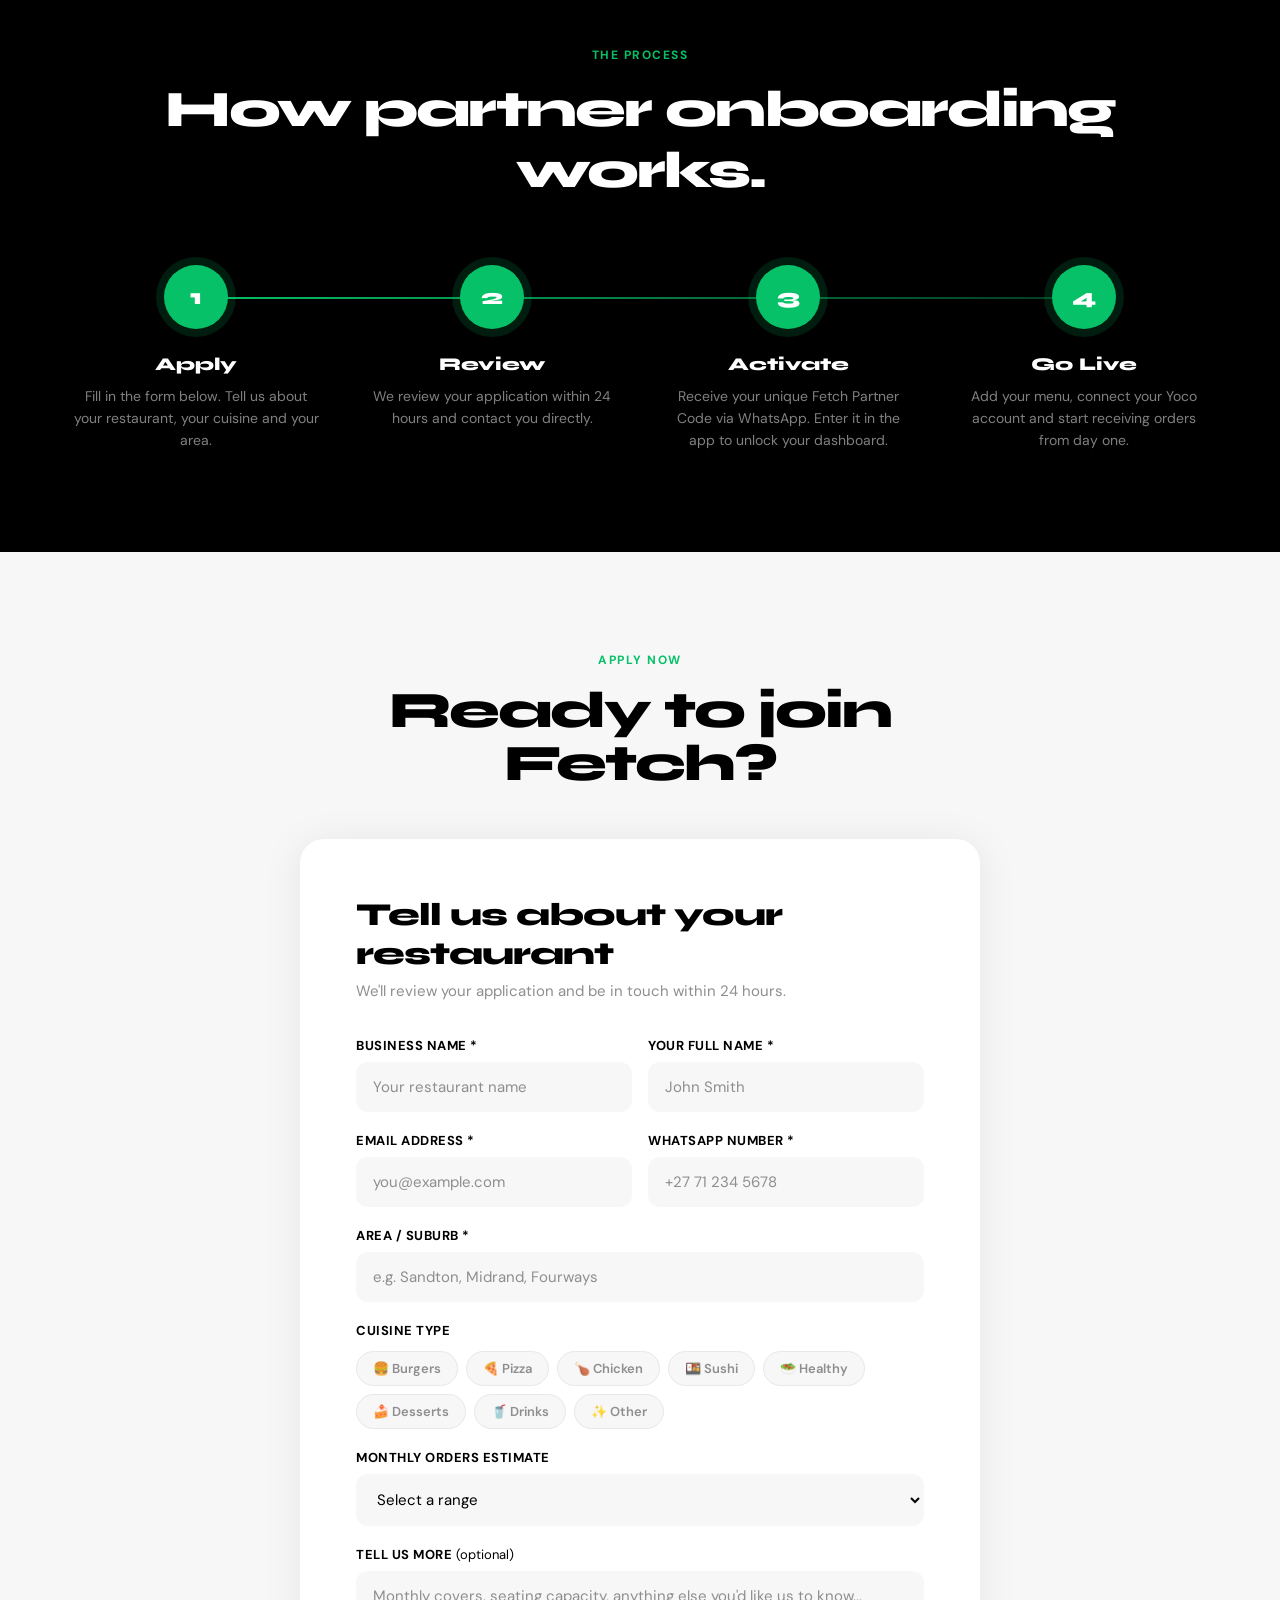
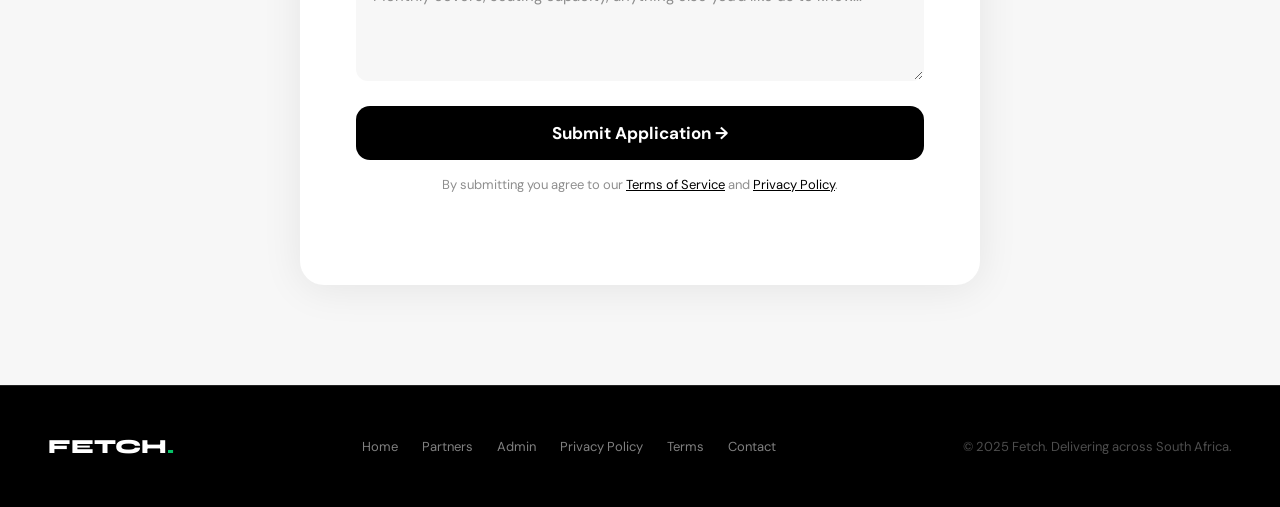
<file: partners.html>
<!DOCTYPE html>
<html lang="en">
<head>
<meta charset="UTF-8">
<meta name="viewport" content="width=device-width, initial-scale=1.0">
<title>Partner with Fetch — fetch-sa.co.za</title>
<link rel="preconnect" href="https://fonts.googleapis.com">
<link href="https://fonts.googleapis.com/css2?family=Syne:wght@400;700;800;900&family=DM+Sans:wght@300;400;500;600&display=swap" rel="stylesheet">
<style>
  :root {
    --green: #06C167;
    --black: #000000;
    --white: #FFFFFF;
    --surface: #F7F7F7;
    --border: #E8E8E8;
    --muted: #8E8E8E;
  }
  *, *::before, *::after { box-sizing: border-box; margin: 0; padding: 0; }
  html { scroll-behavior: smooth; }
  body { font-family: 'DM Sans', sans-serif; background: var(--white); color: var(--black); overflow-x: hidden; }

  nav {
    position: fixed; top: 0; left: 0; right: 0; z-index: 100;
    display: flex; align-items: center; justify-content: space-between;
    padding: 0 48px; height: 72px;
    background: rgba(255,255,255,0.92); backdrop-filter: blur(12px);
    border-bottom: 1px solid var(--border);
  }
  .nav-logo { font-family: 'Syne', sans-serif; font-weight: 900; font-size: 24px; letter-spacing: -1px; color: var(--black); text-decoration: none; }
  .nav-logo span { color: var(--green); }
  .nav-right { display: flex; gap: 12px; align-items: center; }
  .nav-link { font-size: 14px; font-weight: 500; color: var(--muted); text-decoration: none; }
  .nav-link:hover { color: var(--black); }
  .btn-black { padding: 10px 20px; border-radius: 10px; background: var(--black); border: none; font-family: 'DM Sans', sans-serif; font-size: 14px; font-weight: 600; color: var(--white); cursor: pointer; text-decoration: none; display: inline-flex; align-items: center; transition: all 0.2s; }
  .btn-black:hover { background: #222; }
  .btn-green { padding: 10px 20px; border-radius: 10px; background: var(--green); border: none; font-family: 'DM Sans', sans-serif; font-size: 14px; font-weight: 600; color: var(--white); cursor: pointer; text-decoration: none; display: inline-flex; align-items: center; transition: all 0.2s; }
  .btn-green:hover { filter: brightness(0.9); }
  .btn-green-lg { padding: 16px 36px; border-radius: 14px; background: var(--green); border: none; font-family: 'DM Sans', sans-serif; font-size: 17px; font-weight: 700; color: var(--white); cursor: pointer; transition: all 0.2s; display: inline-flex; align-items: center; gap: 8px; }
  .btn-green-lg:hover { filter: brightness(0.9); transform: translateY(-1px); }
  .btn-black-lg { padding: 16px 36px; border-radius: 14px; background: var(--black); border: none; font-family: 'DM Sans', sans-serif; font-size: 17px; font-weight: 700; color: var(--white); cursor: pointer; transition: all 0.2s; width: 100%; display: flex; align-items: center; justify-content: center; gap: 8px; }
  .btn-black-lg:hover { background: #222; }

  /* HERO */
  .hero { min-height: 70vh; background: var(--black); padding: 140px 48px 80px; text-align: center; position: relative; overflow: hidden; }
  .hero-glow { position: absolute; width: 600px; height: 600px; background: var(--green); border-radius: 50%; opacity: 0.05; filter: blur(80px); top: 50%; left: 50%; transform: translate(-50%, -50%); }
  .hero-pill { display: inline-flex; align-items: center; gap: 8px; background: rgba(6,193,103,0.15); border: 1px solid rgba(6,193,103,0.3); border-radius: 999px; padding: 6px 16px; font-size: 13px; font-weight: 600; color: var(--green); margin-bottom: 28px; animation: fadeUp 0.5s ease both; }
  .hero h1 { font-family: 'Syne', sans-serif; font-size: clamp(40px, 6vw, 80px); font-weight: 900; letter-spacing: -3px; line-height: 1.0; color: var(--white); margin-bottom: 20px; animation: fadeUp 0.5s ease 0.1s both; }
  .hero h1 span { color: var(--green); }
  .hero-sub { font-size: 18px; color: rgba(255,255,255,0.6); max-width: 560px; margin: 0 auto 40px; line-height: 1.7; animation: fadeUp 0.5s ease 0.2s both; }
  .hero-pills { display: flex; gap: 12px; justify-content: center; flex-wrap: wrap; animation: fadeUp 0.5s ease 0.3s both; }
  .hero-stat-pill { padding: 10px 20px; border-radius: 999px; background: rgba(255,255,255,0.08); border: 1px solid rgba(255,255,255,0.15); font-size: 14px; font-weight: 600; color: var(--white); }
  .hero-stat-pill span { color: var(--green); }
  @keyframes fadeUp { from { opacity:0; transform:translateY(20px); } to { opacity:1; transform:translateY(0); } }

  /* BENEFITS */
  .benefits { padding: 100px 48px; background: var(--white); }
  .section-inner { max-width: 1200px; margin: 0 auto; }
  .section-label { font-size: 12px; font-weight: 700; letter-spacing: 1.5px; text-transform: uppercase; color: var(--green); margin-bottom: 16px; }
  .section-h2 { font-family: 'Syne', sans-serif; font-size: clamp(32px, 4vw, 52px); font-weight: 900; letter-spacing: -2px; line-height: 1.05; color: var(--black); text-align: center; margin-bottom: 60px; }
  .benefits-grid { display: grid; grid-template-columns: repeat(3, 1fr); gap: 2px; }
  .benefit-card { padding: 40px; background: var(--surface); transition: background 0.3s; }
  .benefit-card:hover { background: #efefef; }
  .benefit-card:nth-child(1) { border-radius: 16px 0 0 0; }
  .benefit-card:nth-child(2) { border-radius: 0; }
  .benefit-card:nth-child(3) { border-radius: 0 16px 0 0; }
  .benefit-card:nth-child(4) { border-radius: 0 0 0 16px; }
  .benefit-card:nth-child(5) { border-radius: 0; }
  .benefit-card:nth-child(6) { border-radius: 0 0 16px 0; }
  .benefit-icon { font-size: 32px; margin-bottom: 16px; }
  .benefit-title { font-family: 'Syne', sans-serif; font-size: 20px; font-weight: 800; color: var(--black); margin-bottom: 10px; }
  .benefit-desc { font-size: 15px; color: var(--muted); line-height: 1.6; }

  /* TIMELINE */
  .timeline { padding: 100px 48px; background: var(--black); }
  .timeline h2 { font-family: 'Syne', sans-serif; font-size: clamp(32px, 4vw, 52px); font-weight: 900; letter-spacing: -2px; color: var(--white); text-align: center; margin-bottom: 64px; }
  .timeline-steps { display: grid; grid-template-columns: repeat(4, 1fr); gap: 0; position: relative; }
  .timeline-steps::before { content: ''; position: absolute; top: 32px; left: 12.5%; right: 12.5%; height: 2px; background: linear-gradient(to right, var(--green), rgba(6,193,103,0.3)); }
  .timeline-step { display: flex; flex-direction: column; align-items: center; text-align: center; padding: 0 24px; }
  .timeline-num { width: 64px; height: 64px; border-radius: 50%; background: var(--green); display: flex; align-items: center; justify-content: center; font-family: 'Syne', sans-serif; font-size: 22px; font-weight: 900; color: var(--white); margin-bottom: 24px; position: relative; z-index: 1; box-shadow: 0 0 0 8px rgba(6,193,103,0.15); }
  .timeline-title { font-family: 'Syne', sans-serif; font-size: 18px; font-weight: 800; color: var(--white); margin-bottom: 10px; }
  .timeline-desc { font-size: 14px; color: rgba(255,255,255,0.5); line-height: 1.6; }

  /* FORM SECTION */
  .form-section { padding: 100px 48px; background: var(--surface); }
  .form-wrap { max-width: 680px; margin: 0 auto; }
  .form-card { background: var(--white); border-radius: 24px; padding: 56px; box-shadow: 0 4px 40px rgba(0,0,0,0.08); }
  .form-card h2 { font-family: 'Syne', sans-serif; font-size: 32px; font-weight: 900; letter-spacing: -1px; color: var(--black); margin-bottom: 8px; }
  .form-card p { font-size: 15px; color: var(--muted); margin-bottom: 36px; }
  .form-row { display: grid; grid-template-columns: 1fr 1fr; gap: 16px; }
  .form-group { margin-bottom: 20px; }
  .form-group label { display: block; font-size: 13px; font-weight: 700; color: var(--black); margin-bottom: 8px; text-transform: uppercase; letter-spacing: 0.5px; }
  .form-group input, .form-group select, .form-group textarea {
    width: 100%; padding: 14px 16px; border-radius: 12px;
    background: var(--surface); border: 1.5px solid transparent;
    font-family: 'DM Sans', sans-serif; font-size: 15px; color: var(--black);
    transition: border-color 0.2s; outline: none; resize: vertical;
  }
  .form-group input:focus, .form-group select:focus, .form-group textarea:focus { border-color: var(--green); background: var(--white); }
  .form-group input::placeholder, .form-group textarea::placeholder { color: var(--muted); }
  .chips-label { font-size: 13px; font-weight: 700; color: var(--black); margin-bottom: 12px; display: block; text-transform: uppercase; letter-spacing: 0.5px; }
  .chips { display: flex; flex-wrap: wrap; gap: 8px; margin-bottom: 20px; }
  .chip {
    padding: 8px 16px; border-radius: 999px; font-size: 13px; font-weight: 600;
    background: var(--surface); color: var(--muted); border: 1.5px solid var(--border);
    cursor: pointer; transition: all 0.2s; user-select: none;
  }
  .chip.selected { background: var(--black); color: var(--white); border-color: var(--black); }
  .chip:hover:not(.selected) { border-color: var(--black); color: var(--black); }
  .form-divider { height: 1px; background: var(--border); margin: 28px 0; }

  /* SUCCESS STATE */
  .success-state { text-align: center; padding: 40px 0; display: none; }
  .success-circle { width: 80px; height: 80px; border-radius: 50%; background: rgba(6,193,103,0.15); border: 2px solid rgba(6,193,103,0.3); display: flex; align-items: center; justify-content: center; margin: 0 auto 24px; font-size: 36px; }
  .success-title { font-family: 'Syne', sans-serif; font-size: 28px; font-weight: 900; letter-spacing: -1px; color: var(--black); margin-bottom: 12px; }
  .success-desc { font-size: 16px; color: var(--muted); line-height: 1.7; max-width: 480px; margin: 0 auto 32px; }
  .success-note { font-size: 13px; color: var(--muted); margin-top: 16px; }

  /* FOOTER */
  footer { background: var(--black); padding: 48px; border-top: 1px solid #222; }
  .footer-inner { max-width: 1200px; margin: 0 auto; display: flex; justify-content: space-between; align-items: center; flex-wrap: wrap; gap: 24px; }
  .footer-logo { font-family: 'Syne', sans-serif; font-weight: 900; font-size: 20px; color: var(--white); }
  .footer-logo span { color: var(--green); }
  .footer-links { display: flex; gap: 24px; flex-wrap: wrap; }
  .footer-links a { font-size: 13px; color: rgba(255,255,255,0.5); text-decoration: none; transition: color 0.2s; }
  .footer-links a:hover { color: var(--white); }
  .footer-copy { font-size: 13px; color: rgba(255,255,255,0.3); }

  /* RESPONSIVE */
  @media (max-width: 900px) {
    nav { padding: 0 24px; }
    .hero { padding: 120px 24px 60px; }
    .benefits { padding: 60px 24px; }
    .benefits-grid { grid-template-columns: 1fr; gap: 2px; }
    .benefit-card { border-radius: 0 !important; }
    .benefit-card:first-child { border-radius: 16px 16px 0 0 !important; }
    .benefit-card:last-child { border-radius: 0 0 16px 16px !important; }
    .timeline { padding: 60px 24px; }
    .timeline-steps { grid-template-columns: 1fr 1fr; gap: 32px; }
    .timeline-steps::before { display: none; }
    .form-section { padding: 60px 24px; }
    .form-card { padding: 32px 24px; }
    .form-row { grid-template-columns: 1fr; }
    footer { padding: 32px 24px; }
    .footer-inner { flex-direction: column; align-items: flex-start; }
  }
  @media (max-width: 480px) {
    .timeline-steps { grid-template-columns: 1fr; }
    .hero h1 { letter-spacing: -2px; }
  }
</style>
</head>
<body>

<nav>
  <a href="index.html" class="nav-logo">FETCH<span>.</span></a>
  <div class="nav-right">
    <a href="index.html" class="nav-link">Home</a>
    <a href="#apply" class="btn-black">Apply Now</a>
  </div>
</nav>

<!-- HERO -->
<section class="hero">
  <div class="hero-glow"></div>
  <div class="hero-pill">🤝 Join the Fetch network</div>
  <h1>Partner with <span>Fetch.</span><br>Grow your business.</h1>
  <p class="hero-sub">South Africa's fastest growing food delivery platform. Reach thousands of hungry customers — on your terms.</p>
  <div class="hero-pills">
    <div class="hero-stat-pill"><span>R0</span> setup fee</div>
    <div class="hero-stat-pill"><span>100%</span> your payments</div>
    <div class="hero-stat-pill"><span>24hr</span> application review</div>
    <div class="hero-stat-pill"><span>Same day</span> go live</div>
  </div>
</section>

<!-- BENEFITS -->
<section class="benefits">
  <div class="section-inner">
    <div class="section-label" style="text-align:center">Why Fetch</div>
    <h2 class="section-h2">Everything you need<br>to succeed.</h2>
    <div class="benefits-grid">
      <div class="benefit-card">
        <div class="benefit-icon">💳</div>
        <div class="benefit-title">Your payments, always</div>
        <div class="benefit-desc">Connect your own Yoco account. Every cent from every order goes directly to you. We never touch your money.</div>
      </div>
      <div class="benefit-card">
        <div class="benefit-icon">📱</div>
        <div class="benefit-title">Manage from anywhere</div>
        <div class="benefit-desc">Full store dashboard in the Fetch app. Update your menu, track orders and view analytics — all from your phone.</div>
      </div>
      <div class="benefit-card">
        <div class="benefit-icon">🗺️</div>
        <div class="benefit-title">Your delivery zones</div>
        <div class="benefit-desc">You decide where you deliver and what you charge per area. Set different fees for different suburbs.</div>
      </div>
      <div class="benefit-card">
        <div class="benefit-icon">📊</div>
        <div class="benefit-title">Live analytics</div>
        <div class="benefit-desc">See your revenue, top-selling products and order trends updated in real time. Know your business inside out.</div>
      </div>
      <div class="benefit-card">
        <div class="benefit-icon">🚀</div>
        <div class="benefit-title">Go live same day</div>
        <div class="benefit-desc">Once approved, enter your Partner Code in the Fetch app. Add your menu and go live — often within hours.</div>
      </div>
      <div class="benefit-card">
        <div class="benefit-icon">🤝</div>
        <div class="benefit-title">Dedicated support</div>
        <div class="benefit-desc">The Fetch team helps you get set up, onboarded and growing. We're invested in your success.</div>
      </div>
    </div>
  </div>
</section>

<!-- TIMELINE -->
<section class="timeline">
  <div class="section-inner">
    <div class="section-label" style="text-align:center;color:var(--green)">The process</div>
    <h2>How partner onboarding works.</h2>
    <div class="timeline-steps">
      <div class="timeline-step">
        <div class="timeline-num">1</div>
        <div class="timeline-title">Apply</div>
        <div class="timeline-desc">Fill in the form below. Tell us about your restaurant, your cuisine and your area.</div>
      </div>
      <div class="timeline-step">
        <div class="timeline-num">2</div>
        <div class="timeline-title">Review</div>
        <div class="timeline-desc">We review your application within 24 hours and contact you directly.</div>
      </div>
      <div class="timeline-step">
        <div class="timeline-num">3</div>
        <div class="timeline-title">Activate</div>
        <div class="timeline-desc">Receive your unique Fetch Partner Code via WhatsApp. Enter it in the app to unlock your dashboard.</div>
      </div>
      <div class="timeline-step">
        <div class="timeline-num">4</div>
        <div class="timeline-title">Go Live</div>
        <div class="timeline-desc">Add your menu, connect your Yoco account and start receiving orders from day one.</div>
      </div>
    </div>
  </div>
</section>

<!-- FORM -->
<section class="form-section" id="apply">
  <div class="form-wrap">
    <div style="text-align:center;margin-bottom:48px">
      <div class="section-label">Apply now</div>
      <h2 class="section-h2" style="margin-bottom:0">Ready to join Fetch?</h2>
    </div>
    <div class="form-card">
      <div id="form-content">
        <h2>Tell us about your restaurant</h2>
        <p>We'll review your application and be in touch within 24 hours.</p>

        <div class="form-row">
          <div class="form-group">
            <label>Business Name *</label>
            <input type="text" id="business_name" placeholder="Your restaurant name">
          </div>
          <div class="form-group">
            <label>Your Full Name *</label>
            <input type="text" id="owner_name" placeholder="John Smith">
          </div>
        </div>

        <div class="form-row">
          <div class="form-group">
            <label>Email Address *</label>
            <input type="email" id="email" placeholder="you@example.com">
          </div>
          <div class="form-group">
            <label>WhatsApp Number *</label>
            <input type="tel" id="phone" placeholder="+27 71 234 5678">
          </div>
        </div>

        <div class="form-group">
          <label>Area / Suburb *</label>
          <input type="text" id="suburb" placeholder="e.g. Sandton, Midrand, Fourways">
        </div>

        <span class="chips-label">Cuisine Type</span>
        <div class="chips" id="cuisine-chips">
          <div class="chip" data-value="Burgers">🍔 Burgers</div>
          <div class="chip" data-value="Pizza">🍕 Pizza</div>
          <div class="chip" data-value="Chicken">🍗 Chicken</div>
          <div class="chip" data-value="Sushi">🍱 Sushi</div>
          <div class="chip" data-value="Healthy">🥗 Healthy</div>
          <div class="chip" data-value="Desserts">🍰 Desserts</div>
          <div class="chip" data-value="Drinks">🥤 Drinks</div>
          <div class="chip" data-value="Other">✨ Other</div>
        </div>

        <div class="form-group">
          <label>Monthly Orders Estimate</label>
          <select id="monthly_orders">
            <option value="">Select a range</option>
            <option value="<100">Less than 100</option>
            <option value="100-500">100 – 500</option>
            <option value="500-1000">500 – 1,000</option>
            <option value="1000+">1,000+</option>
          </select>
        </div>

        <div class="form-group">
          <label>Tell us more <span style="font-weight:400;text-transform:none;letter-spacing:0">(optional)</span></label>
          <textarea id="message" rows="4" placeholder="Monthly covers, seating capacity, anything else you'd like us to know..."></textarea>
        </div>

        <div id="form-error" style="color:#E74C3C;font-size:14px;margin-bottom:16px;display:none"></div>

        <button class="btn-black-lg" onclick="submitForm()" id="submit-btn">
          Submit Application →
        </button>

        <p style="font-size:13px;color:var(--muted);text-align:center;margin-top:16px">
          By submitting you agree to our <a href="#" style="color:var(--black)">Terms of Service</a> and <a href="#" style="color:var(--black)">Privacy Policy</a>.
        </p>
      </div>

      <div class="success-state" id="success-state">
        <div class="success-circle">✓</div>
        <div class="success-title">Application Received!</div>
        <div class="success-desc">
          We'll review your application and contact you on WhatsApp within 24 hours.
          If approved, you'll receive your unique <strong>Fetch Partner Code</strong> to activate your store dashboard.
        </div>
        <a href="index.html" class="btn-green-lg" style="margin:0 auto;display:inline-flex">Download the Fetch App →</a>
        <p class="success-note">To see what your customers will experience</p>
      </div>
    </div>
  </div>
</section>

<!-- FOOTER -->
<footer>
  <div class="footer-inner">
    <div class="footer-logo">FETCH<span>.</span></div>
    <div class="footer-links">
      <a href="index.html">Home</a>
      <a href="partners.html">Partners</a>
      <a href="admin.html">Admin</a>
      <a href="#">Privacy Policy</a>
      <a href="#">Terms</a>
      <a href="#">Contact</a>
    </div>
    <div class="footer-copy">© 2025 Fetch. Delivering across South Africa.</div>
  </div>
</footer>

<script>
  const SUPABASE_URL = 'https://errbnpeswpjmdsvehduz.supabase.co';
  const SUPABASE_KEY = 'eyJhbGciOiJIUzI1NiIsInR5cCI6IkpXVCJ9.eyJpc3MiOiJzdXBhYmFzZSIsInJlZiI6ImVycmJucGVzd3BqbWRzdmVoZHV6Iiwicm9sZSI6ImFub24iLCJpYXQiOjE3NzEyNDgzMDMsImV4cCI6MjA4NjgyNDMwM30.ZYeZUV6PFs_yATPMUisH9vzXwWaMpBUwEn6Dsy6F0z8';

  const chips = document.querySelectorAll('.chip');
  chips.forEach(chip => {
    chip.addEventListener('click', () => chip.classList.toggle('selected'));
  });

  function getSelectedCuisines() {
    return Array.from(document.querySelectorAll('.chip.selected'))
      .map(c => c.dataset.value).join(', ');
  }

  function showError(msg) {
    const el = document.getElementById('form-error');
    el.textContent = msg; el.style.display = 'block';
  }

  async function submitForm() {
    const btn = document.getElementById('submit-btn');
    const business_name = document.getElementById('business_name').value.trim();
    const owner_name = document.getElementById('owner_name').value.trim();
    const email = document.getElementById('email').value.trim();
    const phone = document.getElementById('phone').value.trim();
    const suburb = document.getElementById('suburb').value.trim();
    const cuisine_type = getSelectedCuisines();
    const monthly_orders = document.getElementById('monthly_orders').value;
    const message = document.getElementById('message').value.trim();

    document.getElementById('form-error').style.display = 'none';

    if (!business_name || !owner_name || !email || !phone || !suburb) {
      showError('Please fill in all required fields marked with *'); return;
    }
    if (!email.includes('@')) {
      showError('Please enter a valid email address'); return;
    }

    btn.textContent = 'Submitting...';
    btn.disabled = true;

    try {
      const res = await fetch(`${SUPABASE_URL}/rest/v1/partner_enquiries`, {
        method: 'POST',
        headers: {
          'Content-Type': 'application/json',
          'apikey': SUPABASE_KEY,
          'Authorization': `Bearer ${SUPABASE_KEY}`,
          'Prefer': 'return=minimal'
        },
        body: JSON.stringify({
          business_name, owner_name, email, phone, suburb,
          cuisine_type: cuisine_type || 'Not specified',
          status: 'pending'
        })
      });

      if (res.ok || res.status === 201) {
        document.getElementById('form-content').style.display = 'none';
        document.getElementById('success-state').style.display = 'block';
      } else {
        const err = await res.json();
        showError(err.message || 'Something went wrong. Please try again.');
        btn.textContent = 'Submit Application →';
        btn.disabled = false;
      }
    } catch(e) {
      showError('Network error. Please check your connection and try again.');
      btn.textContent = 'Submit Application →';
      btn.disabled = false;
    }
  }
</script>
</body>
</html>
</file>
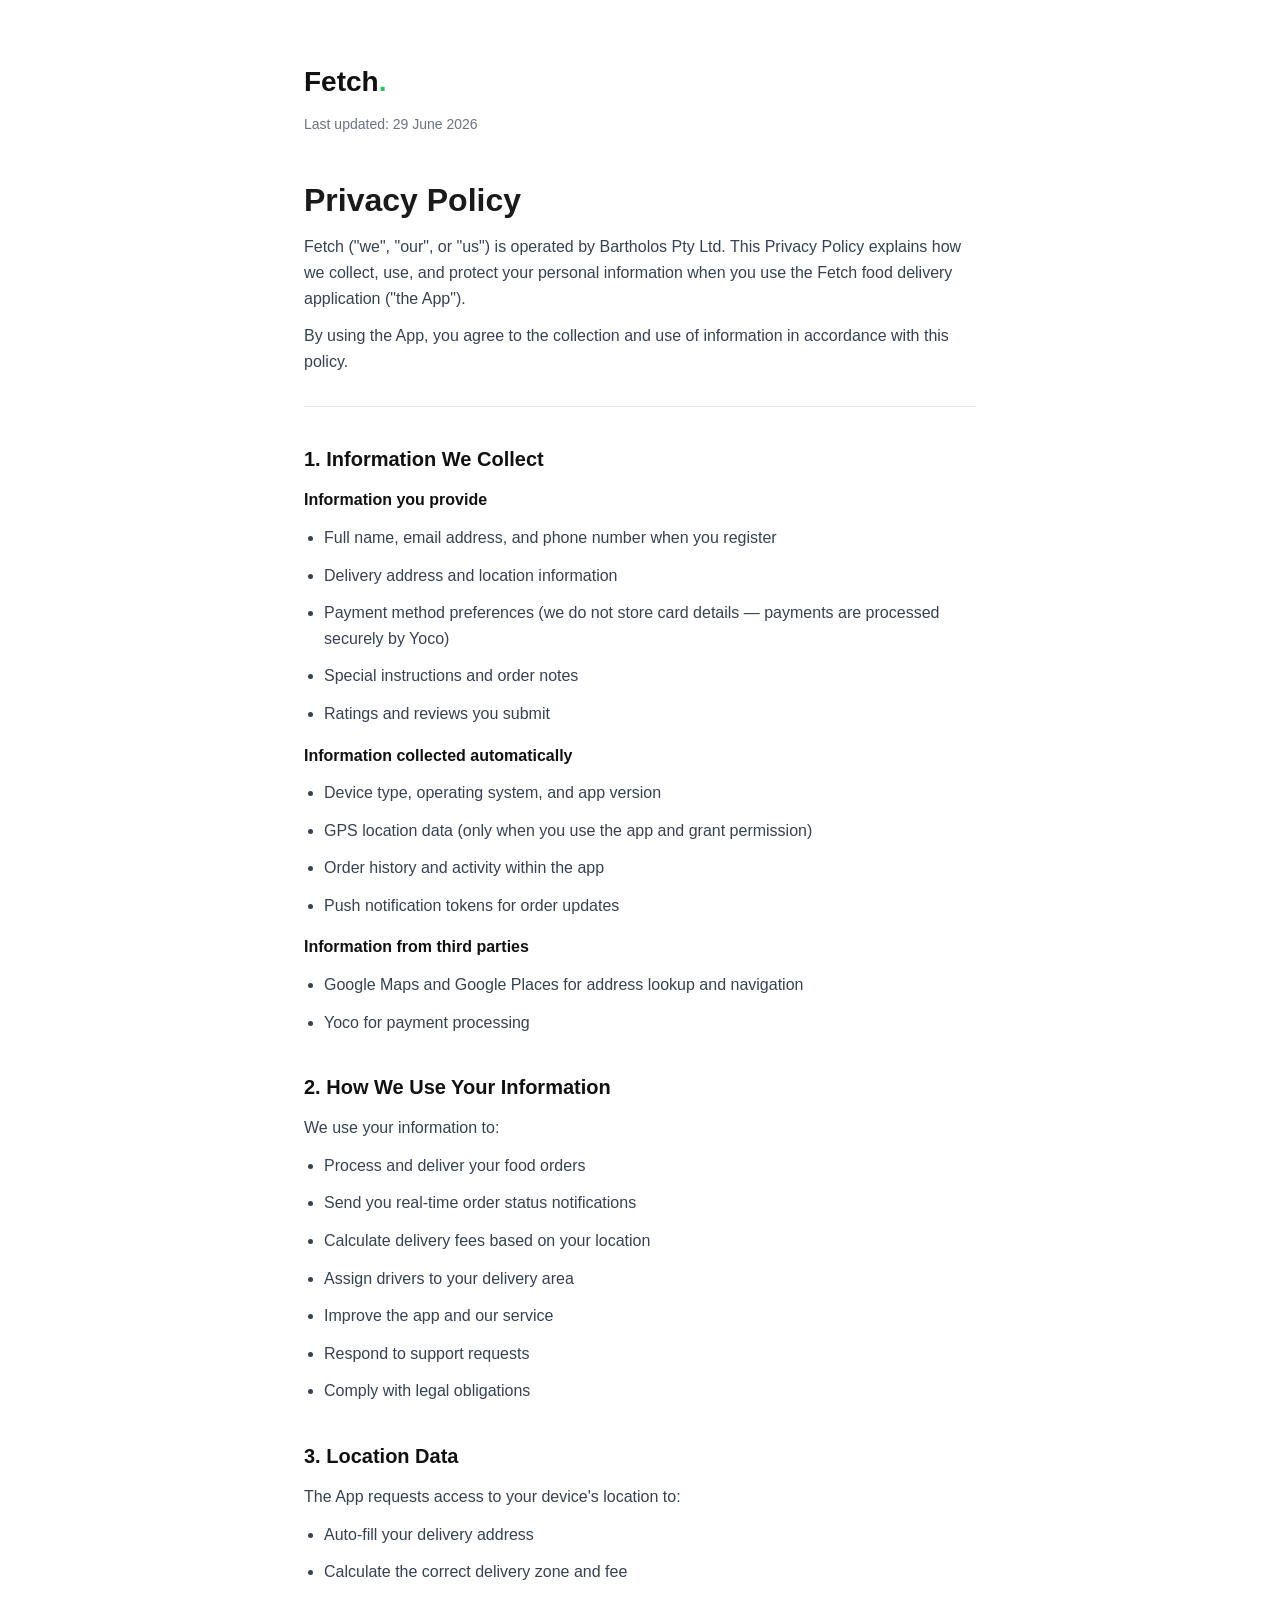
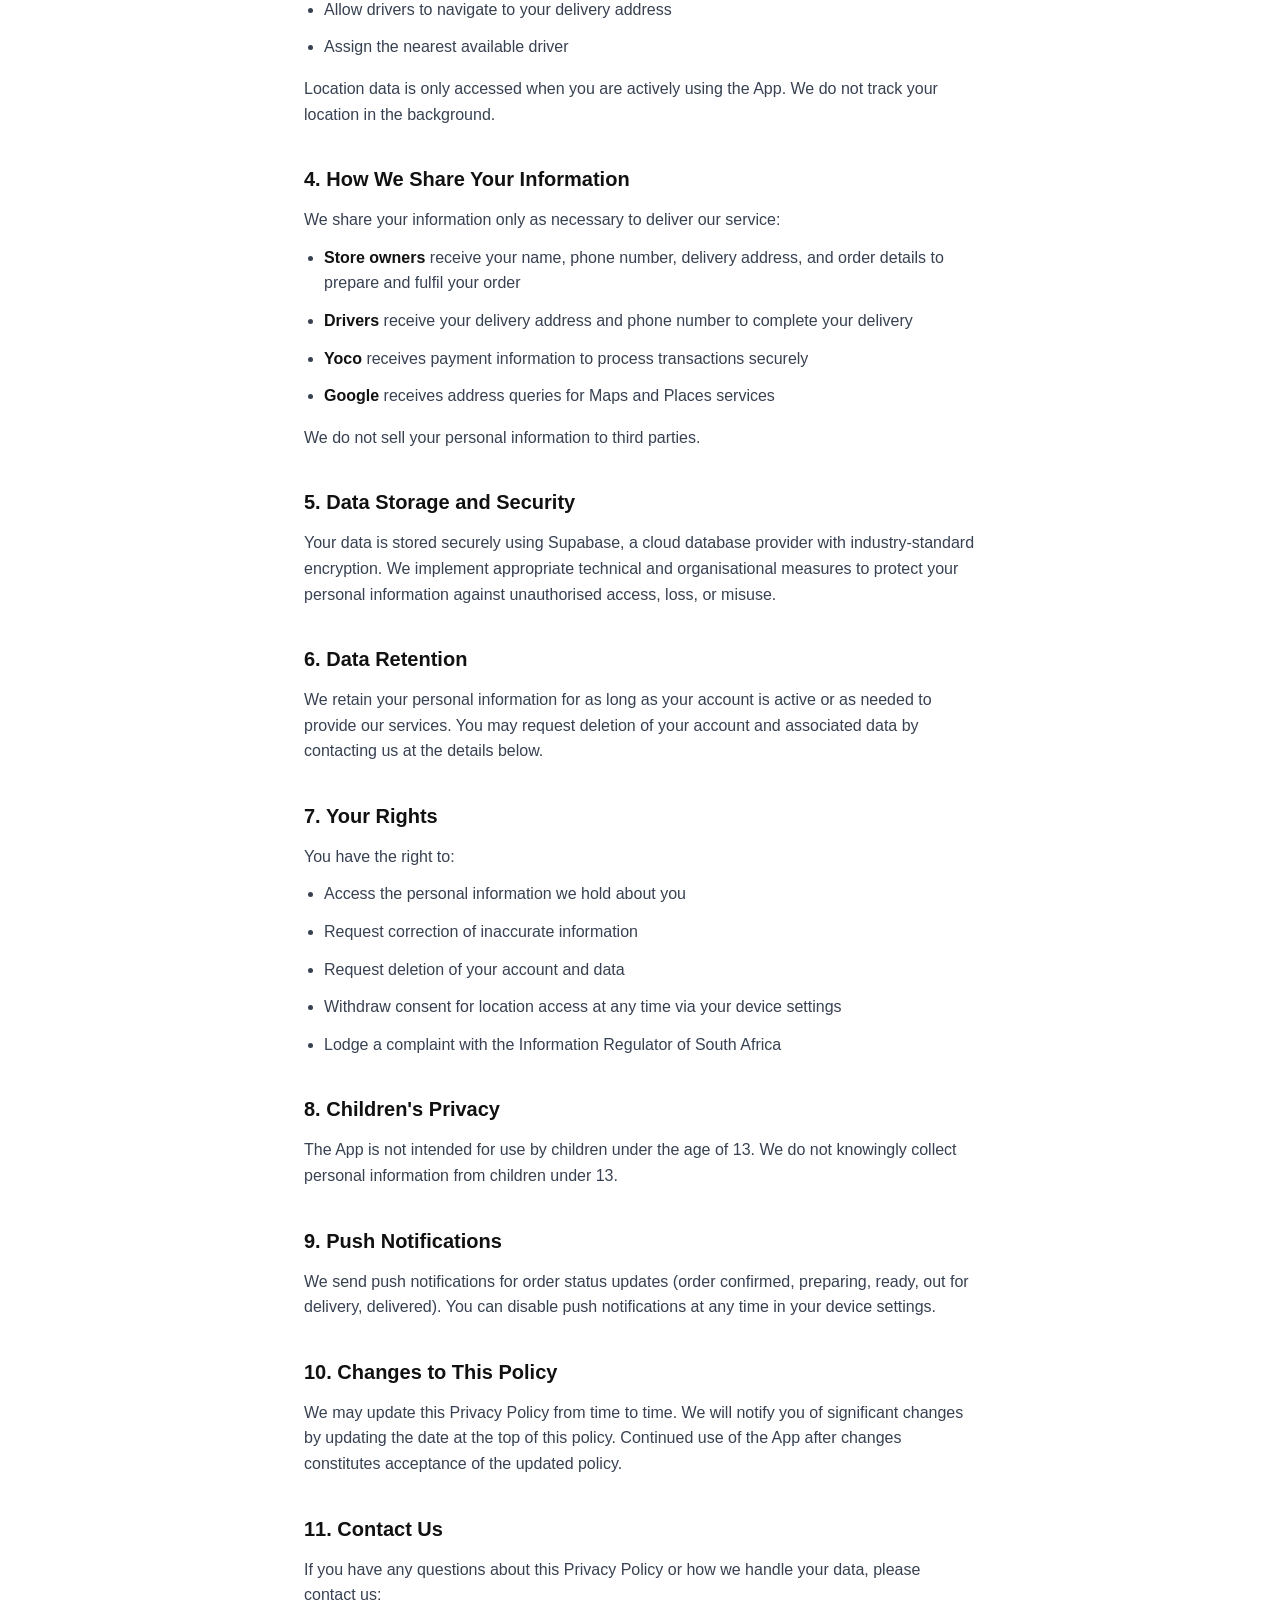
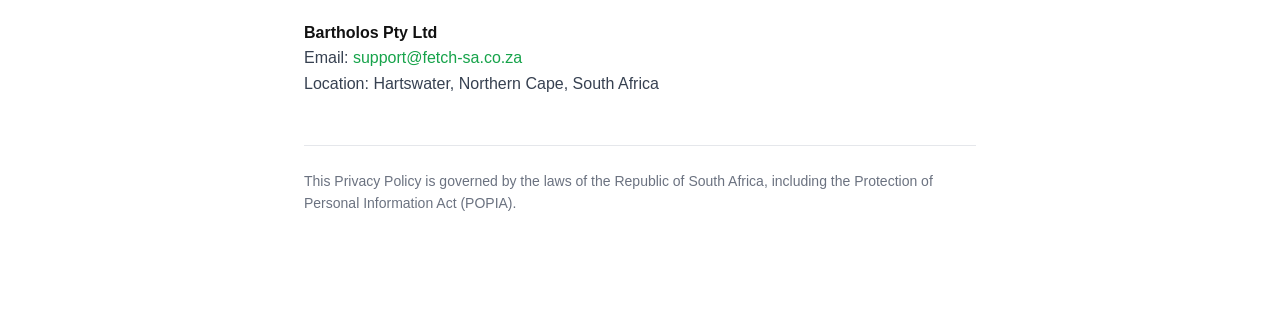
<file: privacy.html>
<!DOCTYPE html>
<html lang="en">
<head>
<meta charset="UTF-8">
<meta name="viewport" content="width=device-width, initial-scale=1.0">
<title>Privacy Policy | Fetch</title>
<style>
  * { box-sizing: border-box; margin: 0; padding: 0; }
  body {
    font-family: -apple-system, BlinkMacSystemFont, "Segoe UI", Roboto, Helvetica, Arial, sans-serif;
    background: #ffffff;
    color: #1a1a1a;
    line-height: 1.6;
  }
  .container {
    max-width: 720px;
    margin: 0 auto;
    padding: 60px 24px 100px;
  }
  .logo {
    font-size: 28px;
    font-weight: 900;
    color: #111;
    margin-bottom: 8px;
  }
  .logo .dot {
    color: #22C55E;
  }
  .updated {
    color: #6b7280;
    font-size: 14px;
    margin-bottom: 40px;
  }
  h1 {
    font-size: 32px;
    font-weight: 800;
    margin-bottom: 8px;
  }
  h2 {
    font-size: 20px;
    font-weight: 700;
    margin-top: 36px;
    margin-bottom: 12px;
    color: #111;
  }
  p, li {
    font-size: 16px;
    color: #374151;
    margin-bottom: 12px;
  }
  ul {
    padding-left: 20px;
    margin-bottom: 16px;
  }
  strong {
    color: #111;
  }
  hr {
    border: none;
    border-top: 1px solid #e5e7eb;
    margin: 32px 0;
  }
  a {
    color: #16A34A;
    text-decoration: none;
  }
  a:hover {
    text-decoration: underline;
  }
  .footer {
    margin-top: 48px;
    padding-top: 24px;
    border-top: 1px solid #e5e7eb;
    font-size: 14px;
    color: #6b7280;
  }
</style>
</head>
<body>
<div class="container">
  <div class="logo">Fetch<span class="dot">.</span></div>
  <div class="updated">Last updated: 29 June 2026</div>

  <h1>Privacy Policy</h1>
  <p>Fetch ("we", "our", or "us") is operated by Bartholos Pty Ltd. This Privacy Policy explains how we collect, use, and protect your personal information when you use the Fetch food delivery application ("the App").</p>
  <p>By using the App, you agree to the collection and use of information in accordance with this policy.</p>

  <hr>

  <h2>1. Information We Collect</h2>
  <p><strong>Information you provide</strong></p>
  <ul>
    <li>Full name, email address, and phone number when you register</li>
    <li>Delivery address and location information</li>
    <li>Payment method preferences (we do not store card details — payments are processed securely by Yoco)</li>
    <li>Special instructions and order notes</li>
    <li>Ratings and reviews you submit</li>
  </ul>

  <p><strong>Information collected automatically</strong></p>
  <ul>
    <li>Device type, operating system, and app version</li>
    <li>GPS location data (only when you use the app and grant permission)</li>
    <li>Order history and activity within the app</li>
    <li>Push notification tokens for order updates</li>
  </ul>

  <p><strong>Information from third parties</strong></p>
  <ul>
    <li>Google Maps and Google Places for address lookup and navigation</li>
    <li>Yoco for payment processing</li>
  </ul>

  <h2>2. How We Use Your Information</h2>
  <p>We use your information to:</p>
  <ul>
    <li>Process and deliver your food orders</li>
    <li>Send you real-time order status notifications</li>
    <li>Calculate delivery fees based on your location</li>
    <li>Assign drivers to your delivery area</li>
    <li>Improve the app and our service</li>
    <li>Respond to support requests</li>
    <li>Comply with legal obligations</li>
  </ul>

  <h2>3. Location Data</h2>
  <p>The App requests access to your device's location to:</p>
  <ul>
    <li>Auto-fill your delivery address</li>
    <li>Calculate the correct delivery zone and fee</li>
    <li>Allow drivers to navigate to your delivery address</li>
    <li>Assign the nearest available driver</li>
  </ul>
  <p>Location data is only accessed when you are actively using the App. We do not track your location in the background.</p>

  <h2>4. How We Share Your Information</h2>
  <p>We share your information only as necessary to deliver our service:</p>
  <ul>
    <li><strong>Store owners</strong> receive your name, phone number, delivery address, and order details to prepare and fulfil your order</li>
    <li><strong>Drivers</strong> receive your delivery address and phone number to complete your delivery</li>
    <li><strong>Yoco</strong> receives payment information to process transactions securely</li>
    <li><strong>Google</strong> receives address queries for Maps and Places services</li>
  </ul>
  <p>We do not sell your personal information to third parties.</p>

  <h2>5. Data Storage and Security</h2>
  <p>Your data is stored securely using Supabase, a cloud database provider with industry-standard encryption. We implement appropriate technical and organisational measures to protect your personal information against unauthorised access, loss, or misuse.</p>

  <h2>6. Data Retention</h2>
  <p>We retain your personal information for as long as your account is active or as needed to provide our services. You may request deletion of your account and associated data by contacting us at the details below.</p>

  <h2>7. Your Rights</h2>
  <p>You have the right to:</p>
  <ul>
    <li>Access the personal information we hold about you</li>
    <li>Request correction of inaccurate information</li>
    <li>Request deletion of your account and data</li>
    <li>Withdraw consent for location access at any time via your device settings</li>
    <li>Lodge a complaint with the Information Regulator of South Africa</li>
  </ul>

  <h2>8. Children's Privacy</h2>
  <p>The App is not intended for use by children under the age of 13. We do not knowingly collect personal information from children under 13.</p>

  <h2>9. Push Notifications</h2>
  <p>We send push notifications for order status updates (order confirmed, preparing, ready, out for delivery, delivered). You can disable push notifications at any time in your device settings.</p>

  <h2>10. Changes to This Policy</h2>
  <p>We may update this Privacy Policy from time to time. We will notify you of significant changes by updating the date at the top of this policy. Continued use of the App after changes constitutes acceptance of the updated policy.</p>

  <h2>11. Contact Us</h2>
  <p>If you have any questions about this Privacy Policy or how we handle your data, please contact us:</p>
  <p><strong>Bartholos Pty Ltd</strong><br>
  Email: <a href="mailto:support@fetch-sa.co.za">support@fetch-sa.co.za</a><br>
  Location: Hartswater, Northern Cape, South Africa</p>

  <div class="footer">
    This Privacy Policy is governed by the laws of the Republic of South Africa, including the Protection of Personal Information Act (POPIA).
  </div>
</div>
</body>
</html>
</file>
